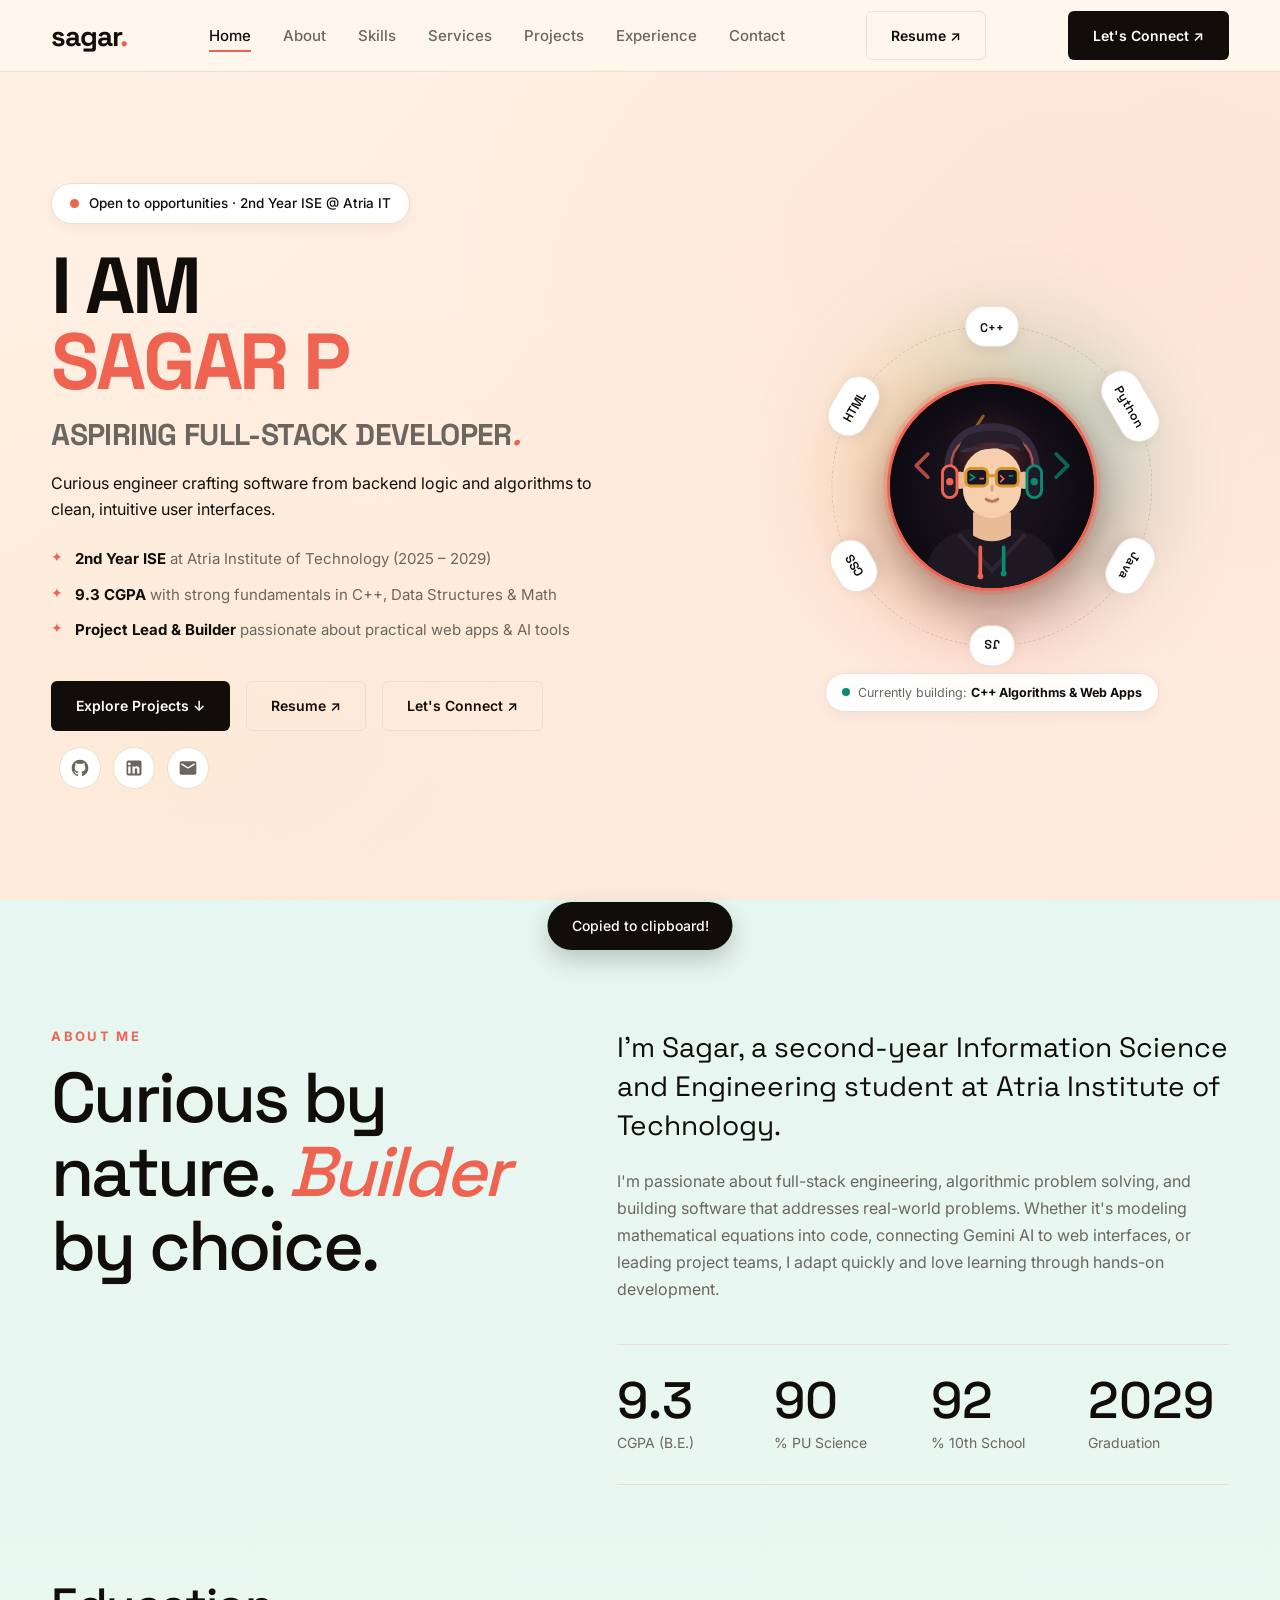
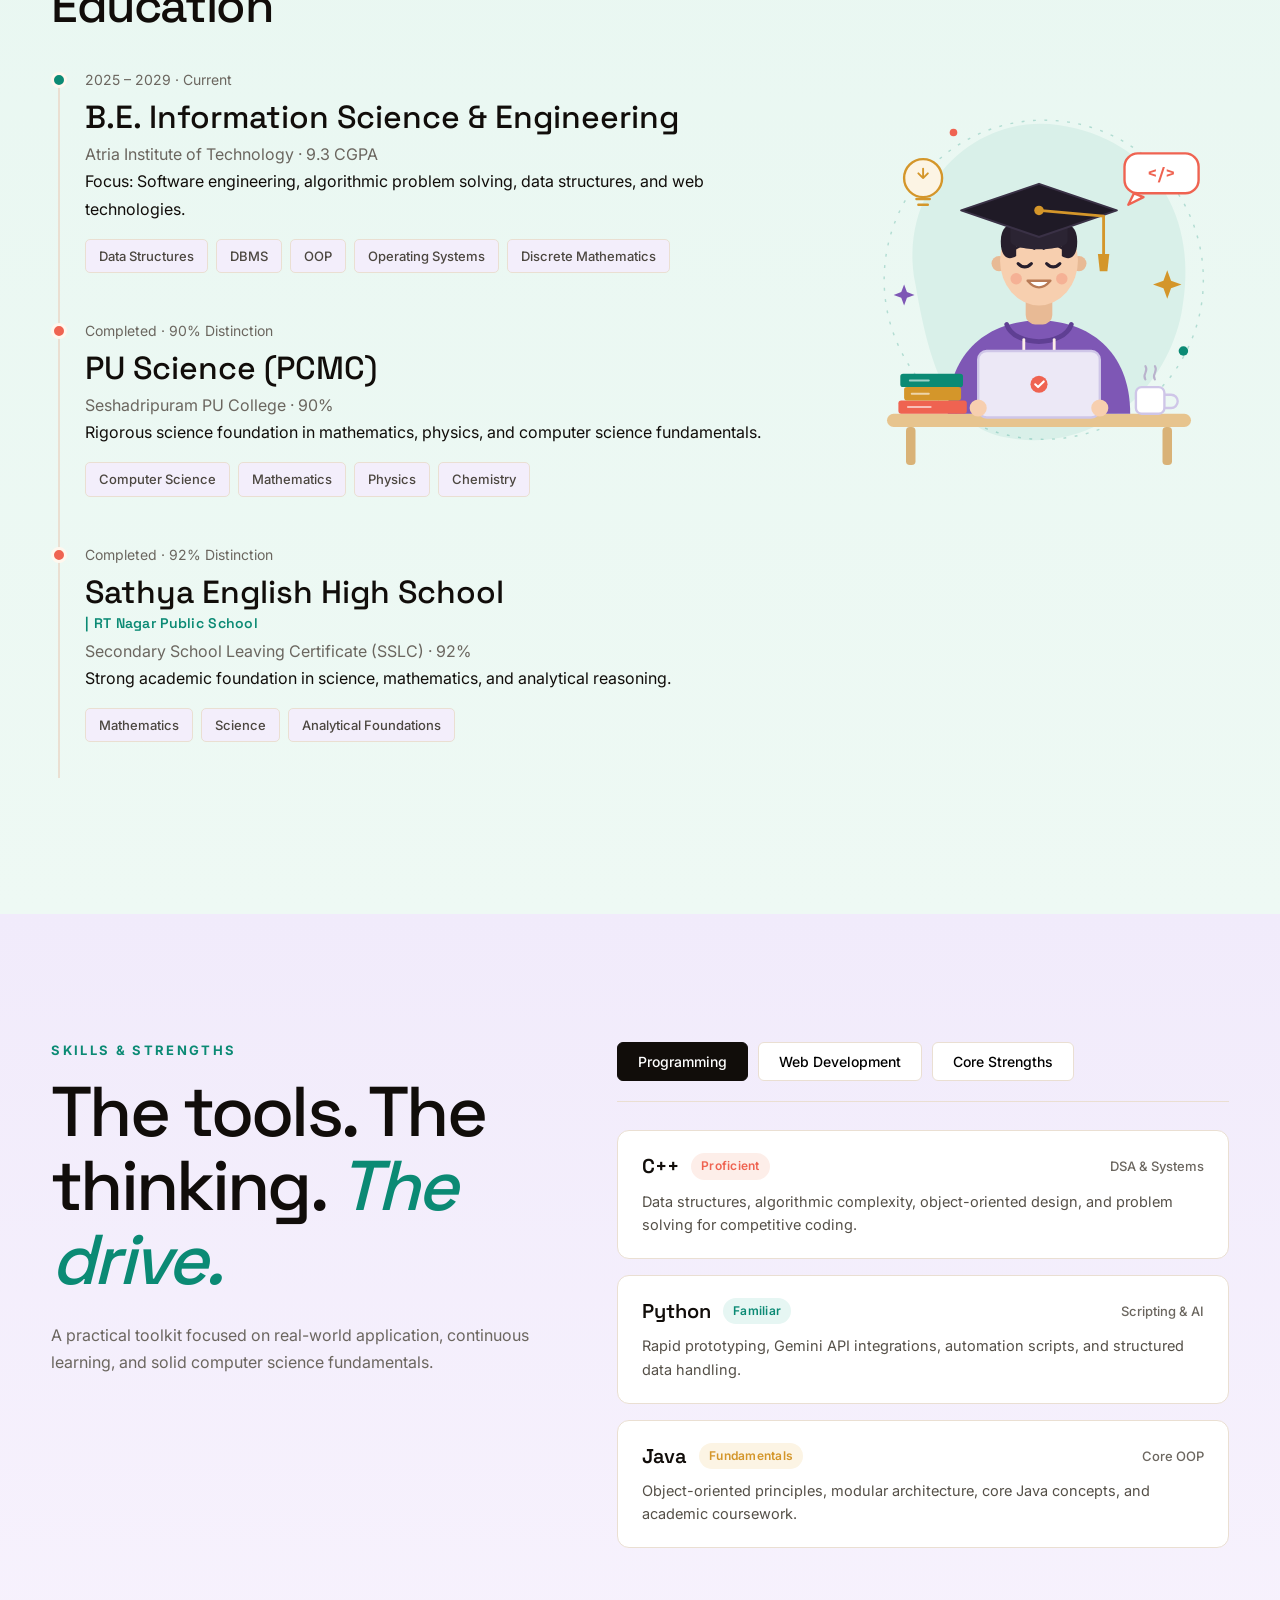
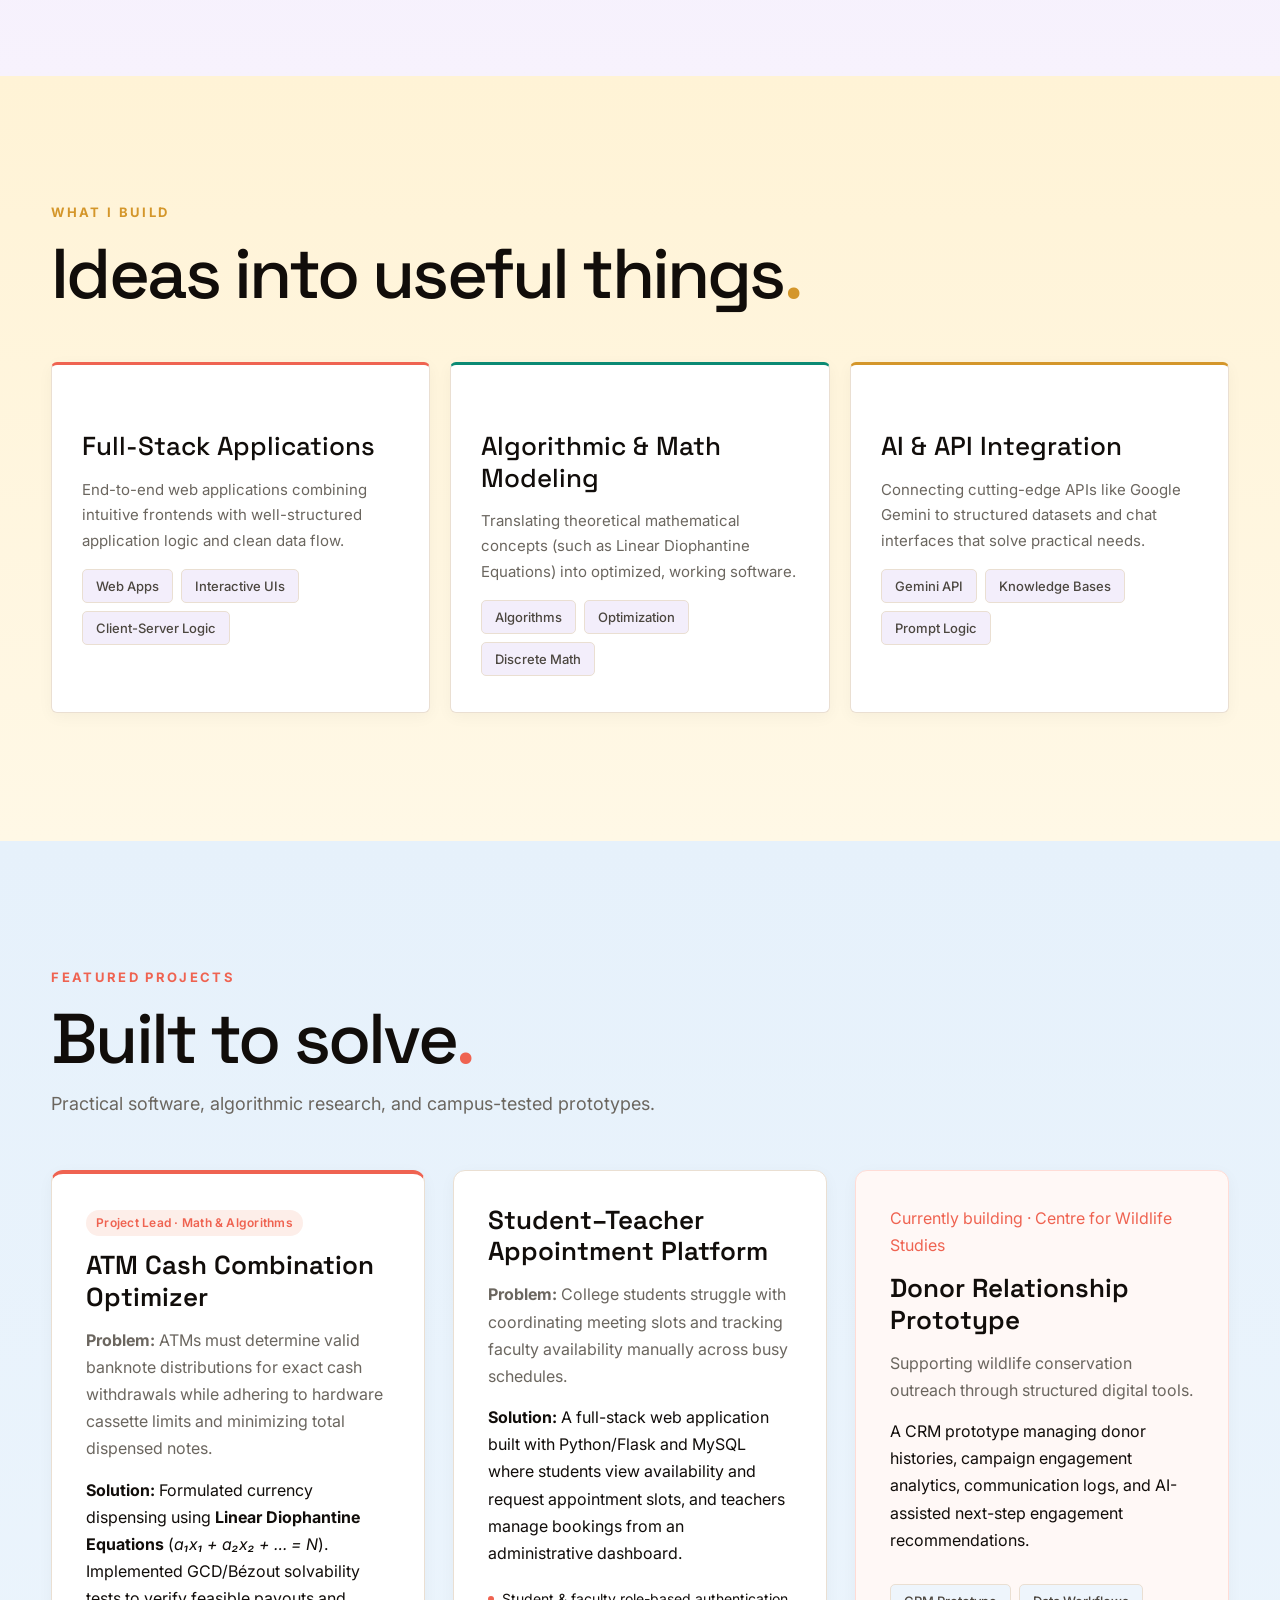
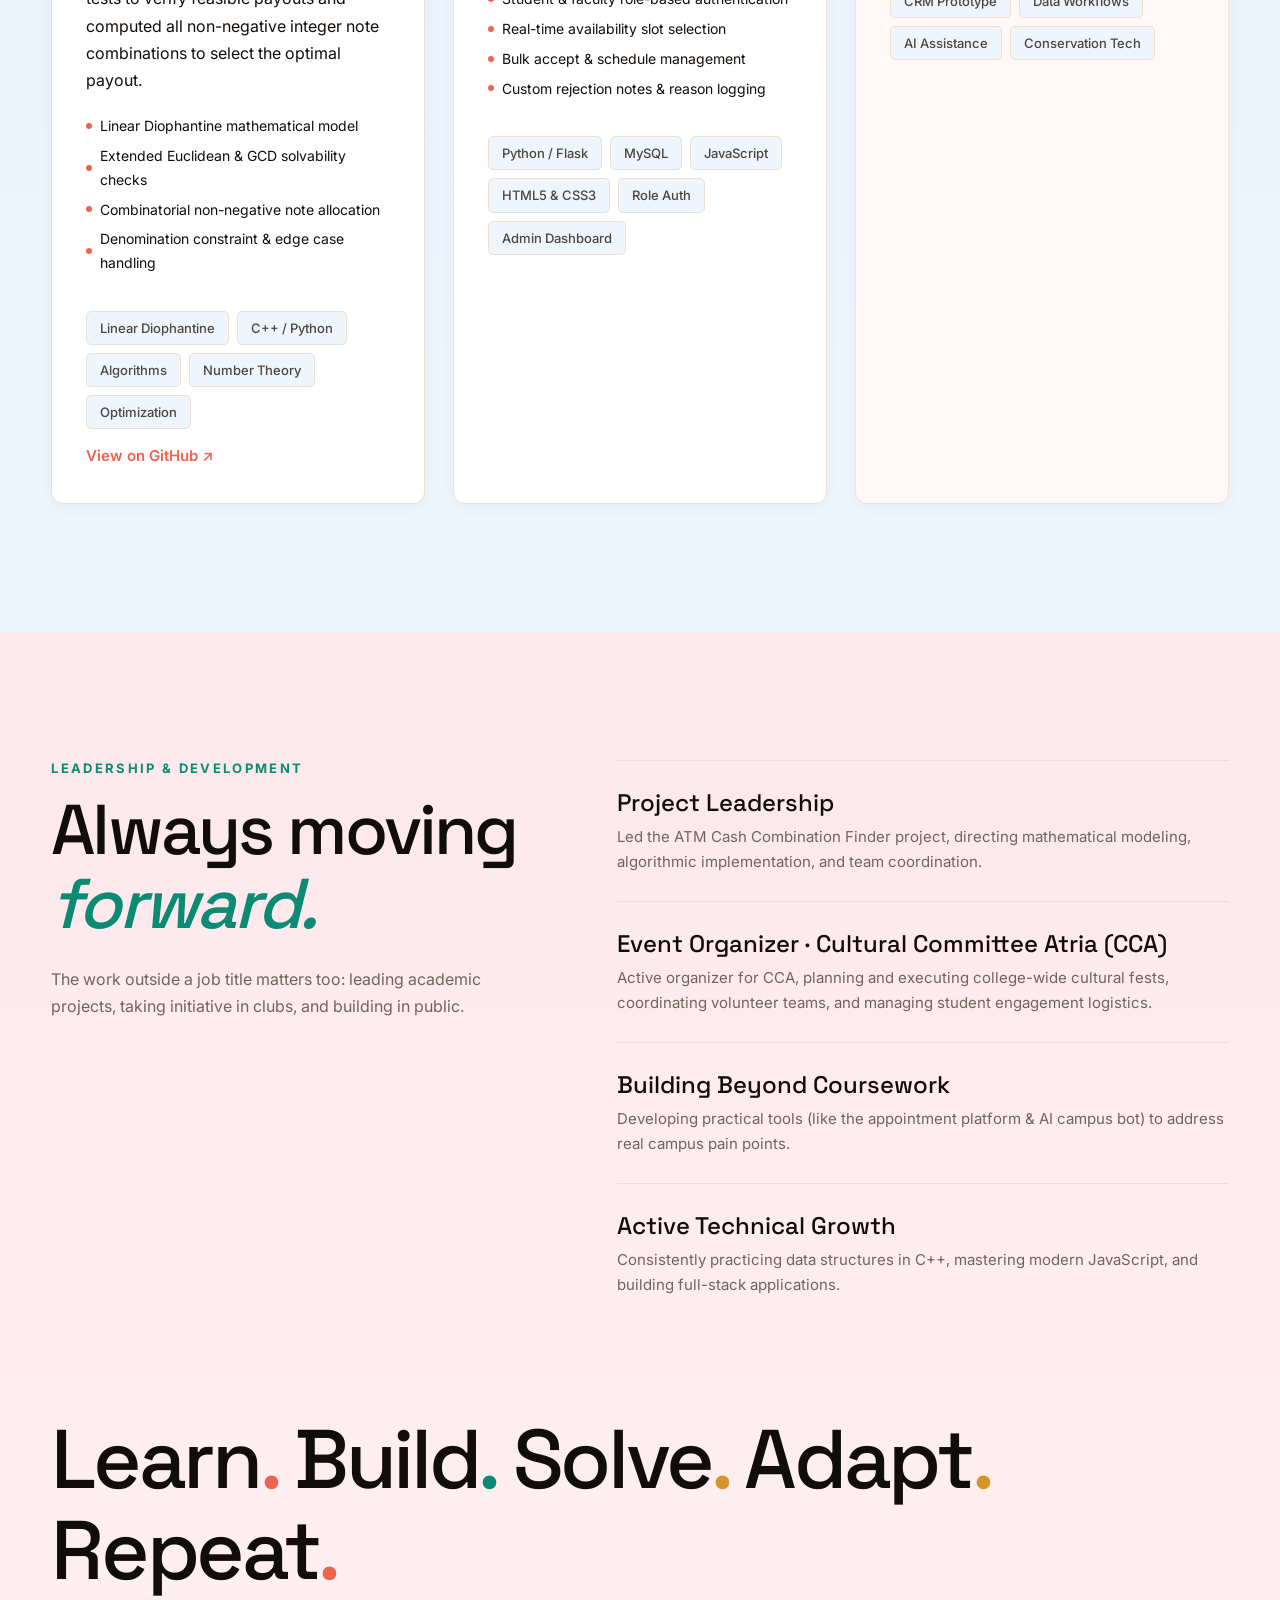
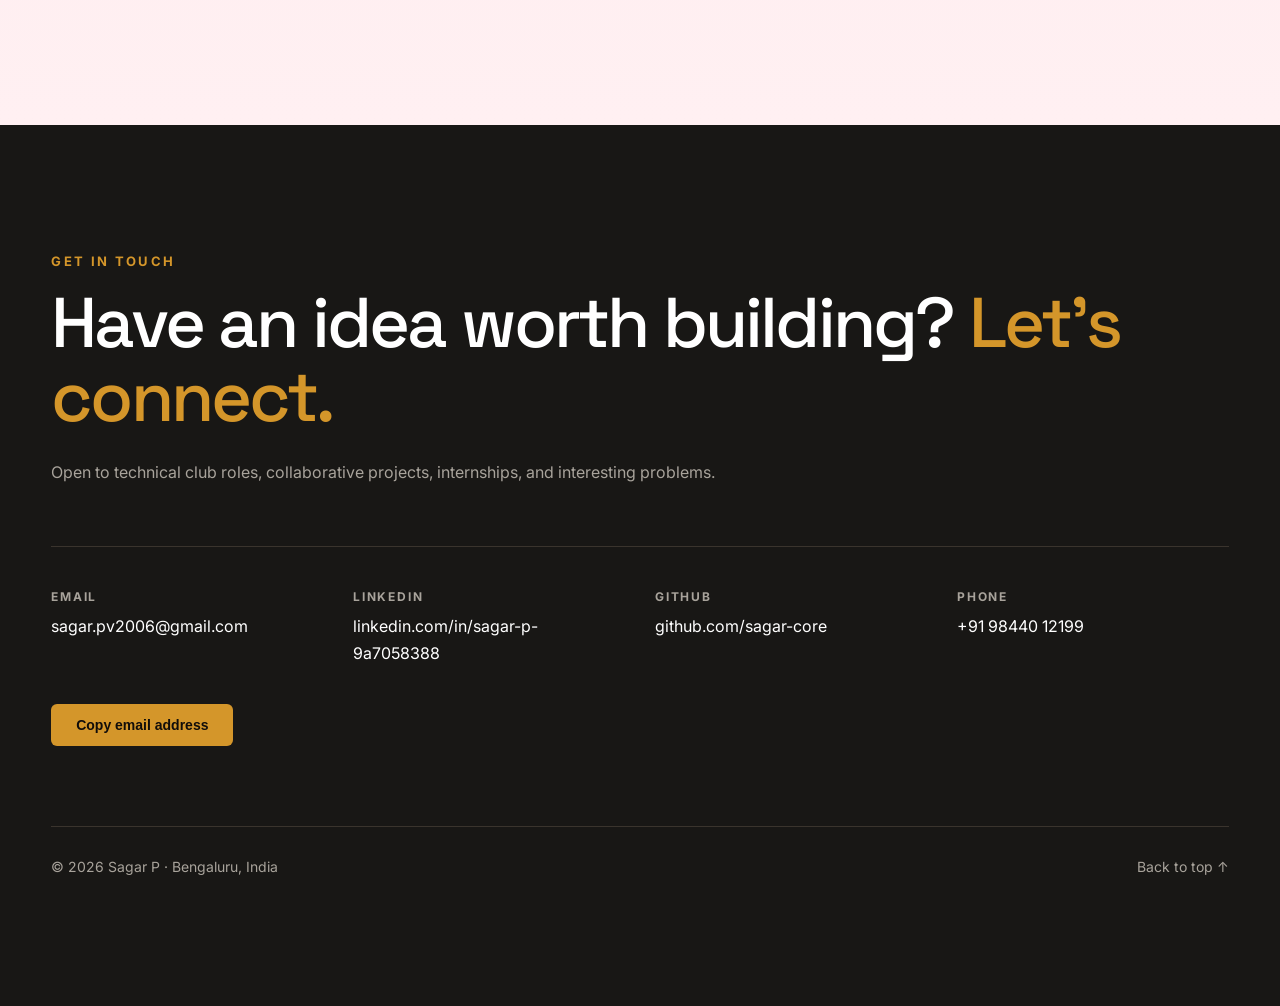
<file: index.html>
<!DOCTYPE html>
<html lang="en">
<head>
  <meta charset="UTF-8">
  <meta name="viewport" content="width=device-width, initial-scale=1">
  <title>Sagar P | Aspiring Full-Stack Developer</title>
  <meta name="description" content="Portfolio of Sagar P, 2nd-year Information Science & Engineering student at Atria Institute of Technology.">
  <link rel="preconnect" href="https://fonts.googleapis.com">
  <link rel="preconnect" href="https://fonts.gstatic.com" crossorigin>
  <link href="https://fonts.googleapis.com/css2?family=Space+Grotesk:wght@400;500;600;700&family=Inter:wght@400;500;600;700&display=swap" rel="stylesheet">
  <link rel="stylesheet" href="style.css">
</head>
<body>
  <div class="scroll-progress-bar" id="scrollProgress"></div>
  <!-- NAVIGATION -->
  <header class="nav">
    <a class="logo" href="#home">sagar<span>.</span></a>
    <nav id="menu">
      <a href="#home">Home</a>
      <a href="#about">About</a>
      <a href="#skills">Skills</a>
      <a href="#services">Services</a>
      <a href="#projects">Projects</a>
      <a href="#experience">Experience</a>
      <a href="#contact">Contact</a>
    </nav>
    <a class="btn btn-outline nav-btn" href="resume.pdf" target="_blank" rel="noopener">Resume ↗</a>
    <a class="btn nav-btn" href="#contact">Let's Connect ↗</a>
    <button class="burger" id="burger" aria-label="Toggle navigation menu" aria-expanded="false">☰</button>
  </header>

  <main>
    <!-- HERO SECTION -->
    <section class="hero" id="home">
      <div class="hero-container">
        <!-- Left Column: Identity & Highlights -->
        <div class="hero-content">
          <div class="pill status-pill">
            <i></i>
            <span>Open to opportunities · 2nd Year ISE @ Atria IT</span>
          </div>

          <h1 class="hero-name">
            I AM <br><span class="accent-text">SAGAR P</span>
          </h1>

          <h2 class="hero-role">
            ASPIRING FULL-STACK DEVELOPER<em>.</em>
          </h2>

          <p class="hero-intro">
            Curious engineer crafting software from backend logic and algorithms to clean, intuitive user interfaces.
          </p>

          <ul class="hero-bullets">
            <li>
              <span class="bullet-icon">✦</span>
              <span><strong>2nd Year ISE</strong> at Atria Institute of Technology (2025 – 2029)</span>
            </li>
            <li>
              <span class="bullet-icon">✦</span>
              <span><strong>9.3 CGPA</strong> with strong fundamentals in C++, Data Structures &amp; Math</span>
            </li>
            <li>
              <span class="bullet-icon">✦</span>
              <span><strong>Project Lead &amp; Builder</strong> passionate about practical web apps &amp; AI tools</span>
            </li>
          </ul>

          <div class="hero-actions">
            <a class="btn hero-cta" href="#projects">Explore Projects ↓</a>
            <a class="btn btn-outline" href="resume.pdf" target="_blank" rel="noopener">Resume ↗</a>
            <a class="btn btn-outline" href="#contact">Let's Connect ↗</a>
            <div class="social-quick">
              <a href="https://github.com/sagar-core" target="_blank" rel="noopener" aria-label="GitHub profile">
                <svg width="20" height="20" viewBox="0 0 24 24" fill="currentColor"><path d="M12 2A10 10 0 0 0 2 12c0 4.42 2.87 8.17 6.84 9.5.5.08.66-.23.66-.5v-1.69c-2.77.6-3.36-1.34-3.36-1.34-.46-1.16-1.11-1.47-1.11-1.47-.91-.62.07-.6.07-.6 1 .07 1.53 1.03 1.53 1.03.87 1.52 2.34 1.07 2.91.83.1-.65.35-1.09.63-1.34-2.22-.25-4.55-1.11-4.55-4.92 0-1.11.38-2 1.03-2.71-.1-.25-.45-1.29.1-2.64 0 0 .84-.27 2.75 1.02.79-.22 1.65-.33 2.5-.33.85 0 1.71.11 2.5.33 1.91-1.29 2.75-1.02 2.75-1.02.55 1.35.2 2.39.1 2.64.65.71 1.03 1.6 1.03 2.71 0 3.82-2.34 4.66-4.57 4.91.36.31.69.92.69 1.85V21c0 .27.16.59.67.5C19.14 20.16 22 16.42 22 12A10 10 0 0 0 12 2z"/></svg>
              </a>
              <a href="https://linkedin.com/in/sagar-p-9a7058388" target="_blank" rel="noopener" aria-label="LinkedIn profile">
                <svg width="20" height="20" viewBox="0 0 24 24" fill="currentColor"><path d="M19 3a2 2 0 0 1 2 2v14a2 2 0 0 1-2 2H5a2 2 0 0 1-2-2V5a2 2 0 0 1 2-2h14m-.5 15.5v-5.3a3.26 3.26 0 0 0-3.26-3.26c-.85 0-1.84.52-2.28 1.3v-1.11h-2.79v8.37h2.79v-4.93c0-.77.62-1.4 1.39-1.4a1.4 1.4 0 0 1 1.4 1.4v4.93h2.75M6.46 8.76a1.64 1.64 0 1 0 0-3.28 1.64 1.64 0 0 0 0 3.28m1.4 9.74v-8.37H5.06v8.37h2.8z"/></svg>
              </a>
              <a href="mailto:sagar.pv2006@gmail.com" aria-label="Send email">
                <svg width="20" height="20" viewBox="0 0 24 24" fill="currentColor"><path d="M20 4H4c-1.1 0-1.99.9-1.99 2L2 18c0 1.1.9 2 2 2h16c1.1 0 2-.9 2-2V6c0-1.1-.9-2-2-2zm0 4-8 5-8-5V6l8 5 8-5v2z"/></svg>
              </a>
            </div>
          </div>
        </div>

        <!-- Right Column: Interactive Centerpiece & Tech Badge Core -->
        <div class="hero-visual">
          <div class="stage" id="heroStage">
            <div class="ambient-glow"></div>
            <div class="center-core">
              <svg class="dev-avatar-svg" viewBox="0 0 140 140" fill="none" xmlns="http://www.w3.org/2000/svg">
                <!-- Background Gradient Circle -->
                <circle cx="70" cy="70" r="70" fill="url(#coreBg)"/>
                
                <!-- Ambient Code Glow Elements -->
                <circle cx="70" cy="50" r="42" fill="url(#faceGlow)" opacity="0.4"/>
                
                <!-- Floating Minimalist Code Brackets -->
                <path d="M26 48L18 56L26 64" stroke="#ef6351" stroke-width="2.5" stroke-linecap="round" stroke-linejoin="round" opacity="0.7"/>
                <path d="M114 48L122 56L114 64" stroke="#0b8a74" stroke-width="2.5" stroke-linecap="round" stroke-linejoin="round" opacity="0.7"/>
                <path d="M64 22L56 34" stroke="#d4962a" stroke-width="2" stroke-linecap="round" opacity="0.6"/>

                <!-- Dark Tech Hoodie / Shoulders -->
                <path d="M24 135C24 108 44 98 70 98C96 98 116 108 116 135V140H24V135Z" fill="#1e1822"/>
                <path d="M48 104L70 128L92 104" stroke="#2d2535" stroke-width="3" stroke-linecap="round"/>
                <!-- Coral & Teal Hoodie Drawstrings / Accents -->
                <path d="M62 112V130" stroke="#ef6351" stroke-width="2.5" stroke-linecap="round"/>
                <circle cx="62" cy="132" r="2" fill="#ef6351"/>
                <path d="M78 112V128" stroke="#0b8a74" stroke-width="2.5" stroke-linecap="round"/>
                <circle cx="78" cy="130" r="2" fill="#0b8a74"/>

                <!-- Neck -->
                <path d="M57 88H83V104C83 104 77 108 70 108C63 108 57 104 57 104V88Z" fill="#e8ba95"/>
                
                <!-- Face Base -->
                <rect x="50" y="44" width="40" height="48" rx="20" fill="#f7cfaf"/>
                
                <!-- Ears -->
                <circle cx="48" cy="66" r="6" fill="#e8ba95"/>
                <circle cx="92" cy="66" r="6" fill="#e8ba95"/>

                <!-- Studio Over-Ear Headphones -->
                <!-- Headband -->
                <path d="M40 60C40 40 52 30 70 30C88 30 100 40 100 60" stroke="#332c3d" stroke-width="6" stroke-linecap="round"/>
                <path d="M42 56C42 42 54 34 70 34C86 34 98 42 98 56" stroke="#ef6351" stroke-width="1.5" stroke-linecap="round" opacity="0.7"/>
                <!-- Ear Cups -->
                <rect x="36" y="56" width="10" height="22" rx="5" fill="#201a28" stroke="#ef6351" stroke-width="2"/>
                <rect x="94" y="56" width="10" height="22" rx="5" fill="#201a28" stroke="#0b8a74" stroke-width="2"/>
                <!-- Ear Cup Highlights -->
                <circle cx="41" cy="67" r="2.5" fill="#ef6351"/>
                <circle cx="99" cy="67" r="2.5" fill="#0b8a74"/>

                <!-- Modern Swept Hair -->
                <path d="M48 48C46 36 56 32 70 32C84 32 94 36 92 48C88 42 80 40 70 40C58 40 52 44 48 48Z" fill="#261e2c"/>
                <path d="M48 46C54 42 62 44 70 43C78 42 86 38 90 46C82 43 72 44 64 45C56 46 50 48 48 46Z" fill="#3a2f42"/>

                <!-- Coder Glasses with Tech Code Glow -->
                <rect x="52" y="58" width="15" height="12" rx="3.5" fill="#1b1722" stroke="#d4962a" stroke-width="2"/>
                <rect x="73" y="58" width="15" height="12" rx="3.5" fill="#1b1722" stroke="#d4962a" stroke-width="2"/>
                <path d="M67 63H73" stroke="#d4962a" stroke-width="2"/>
                <!-- Glowing Code Reflections on Lenses -->
                <path d="M55 62L58 64L55 66" stroke="#0b8a74" stroke-width="1.2" stroke-linecap="round"/>
                <path d="M62 65H64" stroke="#ef6351" stroke-width="1.2" stroke-linecap="round"/>
                <path d="M76 63L78 65L76 67" stroke="#ef6351" stroke-width="1.2" stroke-linecap="round"/>
                <path d="M82 63H84" stroke="#0b8a74" stroke-width="1.2" stroke-linecap="round"/>

                <!-- Nose & Friendly Smile -->
                <path d="M70 70V73" stroke="#d89f78" stroke-width="1.8" stroke-linecap="round"/>
                <path d="M66 79C68 81 72 81 74 79" stroke="#b87a55" stroke-width="2" stroke-linecap="round"/>

                <!-- Gradients -->
                <defs>
                  <radialGradient id="coreBg" cx="50%" cy="50%" r="50%">
                    <stop offset="0%" stop-color="#1e1824"/>
                    <stop offset="100%" stop-color="#0e0a12"/>
                  </radialGradient>
                  <radialGradient id="faceGlow" cx="50%" cy="50%" r="50%">
                    <stop offset="0%" stop-color="#ef6351"/>
                    <stop offset="100%" stop-color="transparent"/>
                  </radialGradient>
                </defs>
              </svg>
            </div>

            <!-- Slow Orbiting Tech Badges -->
            <div class="tech-ring">
              <div class="badge-item" style="--angle: 0deg" title="C++">
                <span class="badge-pill pill-cpp"><b>C++</b></span>
              </div>
              <div class="badge-item" style="--angle: 60deg" title="Python">
                <span class="badge-pill pill-py"><b>Python</b></span>
              </div>
              <div class="badge-item" style="--angle: 120deg" title="Java">
                <span class="badge-pill pill-java"><b>Java</b></span>
              </div>
              <div class="badge-item" style="--angle: 180deg" title="JavaScript">
                <span class="badge-pill pill-js"><b>JS</b></span>
              </div>
              <div class="badge-item" style="--angle: 240deg" title="CSS3">
                <span class="badge-pill pill-css"><b>CSS</b></span>
              </div>
              <div class="badge-item" style="--angle: 300deg" title="HTML5">
                <span class="badge-pill pill-html"><b>HTML</b></span>
              </div>
            </div>

            <div class="status-card">
              <span class="status-dot"></span>
              <span>Currently building: <strong>C++ Algorithms &amp; Web Apps</strong></span>
            </div>
          </div>
        </div>
      </div>
    </section>

    <!-- ABOUT SECTION -->
    <section class="sec" id="about">
      <div class="split">
        <div class="reveal">
          <p class="eyebrow coral">About me</p>
          <h2 class="big">Curious by nature. <em class="coral">Builder</em> by choice.</h2>
        </div>
        <div class="reveal">
          <p class="lead">I'm Sagar, a second-year Information Science and Engineering student at Atria Institute of Technology.</p>
          <p class="muted">
            I'm passionate about full-stack engineering, algorithmic problem solving, and building software that addresses real-world problems. Whether it's modeling mathematical equations into code, connecting Gemini AI to web interfaces, or leading project teams, I adapt quickly and love learning through hands-on development.
          </p>
          <div class="stats stats-4">
            <div><b data-count="9.3" data-dec="1">9.3</b><small>CGPA (B.E.)</small></div>
            <div><b data-count="90">90</b><small>% PU Science</small></div>
            <div><b data-count="92">92</b><small>% 10th School</small></div>
            <div><b data-count="2029">2029</b><small>Graduation</small></div>
          </div>
        </div>
      </div>

      <h3 class="sub reveal">Education</h3>
      <div class="edu-wrap">
        <ol class="timeline">
        <li class="reveal">
          <span class="dot teal"></span>
          <small>2025 – 2029 · Current</small>
          <h4>B.E. Information Science &amp; Engineering</h4>
          <p class="muted">Atria Institute of Technology · 9.3 CGPA</p>
          <p>Focus: Software engineering, algorithmic problem solving, data structures, and web technologies.</p>
          <div class="chips">
            <span>Data Structures</span>
            <span>DBMS</span>
            <span>OOP</span>
            <span>Operating Systems</span>
            <span>Discrete Mathematics</span>
          </div>
        </li>
        <li class="reveal">
          <span class="dot coral"></span>
          <small>Completed · 90% Distinction</small>
          <h4>PU Science (PCMC)</h4>
          <p class="muted">Seshadripuram PU College · 90%</p>
          <p>Rigorous science foundation in mathematics, physics, and computer science fundamentals.</p>
          <div class="chips">
            <span>Computer Science</span>
            <span>Mathematics</span>
            <span>Physics</span>
            <span>Chemistry</span>
          </div>
        </li>
        <li class="reveal">
          <span class="dot coral"></span>
          <small>Completed · 92% Distinction</small>
          <h4>Sathya English High School</h4>
          <p class="branch-tag">| RT Nagar Public School</p>
          <p class="muted">Secondary School Leaving Certificate (SSLC) · 92%</p>
          <p>Strong academic foundation in science, mathematics, and analytical reasoning.</p>
          <div class="chips">
            <span>Mathematics</span>
            <span>Science</span>
            <span>Analytical Foundations</span>
          </div>
        </li>
      </ol>
        <aside class="edu-art reveal" aria-hidden="true">
          <svg viewBox="0 0 400 440" fill="none" xmlns="http://www.w3.org/2000/svg">
            <!-- soft background blob + dashed ring -->
            <path d="M70 230C50 130 130 50 220 62C320 76 370 160 350 260C332 350 250 410 160 390C100 376 82 300 70 230Z" fill="#d9f0e9"/>
            <circle cx="205" cy="225" r="168" stroke="#0b8a74" stroke-opacity=".25" stroke-width="1.5" stroke-dasharray="3 9"/>

            <!-- floating: lightbulb -->
            <g class="float f1">
              <circle cx="78" cy="118" r="20" fill="#fcf4e4" stroke="#d4962a" stroke-width="2.5"/>
              <path d="M71 140h14M73 146h10" stroke="#d4962a" stroke-width="2.5" stroke-linecap="round"/>
              <path d="M78 108v10M73 113l5 5 5-5" stroke="#d4962a" stroke-width="2" stroke-linecap="round" stroke-linejoin="round"/>
            </g>
            <!-- floating: code bubble -->
            <g class="float f2">
              <rect x="290" y="92" width="78" height="42" rx="14" fill="#fff" stroke="#ef6351" stroke-width="2.5"/>
              <path d="M300 134l-6 12 16-8z" fill="#fff" stroke="#ef6351" stroke-width="2.5" stroke-linejoin="round"/>
              <text x="329" y="119" text-anchor="middle" font-family="Space Grotesk, monospace" font-weight="700" font-size="18" fill="#ef6351">&lt;/&gt;</text>
            </g>
            <!-- floating: sparkles -->
            <g class="float f3">
              <path d="M335 215l4 11 11 4-11 4-4 11-4-11-11-4 11-4z" fill="#d4962a"/>
              <path d="M58 230l3 8 8 3-8 3-3 8-3-8-8-3 8-3z" fill="#7e57b5"/>
              <circle cx="110" cy="70" r="4" fill="#ef6351"/>
              <circle cx="352" cy="300" r="5" fill="#0b8a74"/>
            </g>

            <!-- desk -->
            <rect x="40" y="366" width="320" height="14" rx="7" fill="#e7c48e"/>
            <rect x="60" y="380" width="10" height="40" rx="4" fill="#d9b277"/>
            <rect x="330" y="380" width="10" height="40" rx="4" fill="#d9b277"/>

            <!-- body: hoodie -->
            <path d="M104 366C104 300 148 268 200 268C252 268 296 300 296 366Z" fill="#7e57b5"/>
            <path d="M166 272C174 296 226 296 234 272" stroke="#5f3f93" stroke-width="5" stroke-linecap="round"/>
            <path d="M184 288v30" stroke="#fdeee9" stroke-width="3" stroke-linecap="round"/>
            <path d="M216 288v26" stroke="#fdeee9" stroke-width="3" stroke-linecap="round"/>
            <!-- neck -->
            <rect x="186" y="236" width="28" height="36" rx="10" fill="#e8ba95"/>
            <!-- ears + head -->
            <circle cx="158" cy="208" r="8" fill="#e8ba95"/>
            <circle cx="242" cy="208" r="8" fill="#e8ba95"/>
            <ellipse cx="200" cy="205" rx="41" ry="47" fill="#f7cfaf"/>
            <!-- hair sides -->
            <path d="M160 190C158 170 168 164 176 168L176 200C170 204 162 204 160 190Z" fill="#261e2c"/>
            <path d="M240 190C242 170 232 164 224 168L224 200C230 204 238 204 240 190Z" fill="#261e2c"/>
            <!-- face -->
            <path d="M175 192q10-7 20 0M205 192q10-7 20 0" stroke="#261e2c" stroke-width="3" stroke-linecap="round"/>
            <path d="M178 208q7 7 14 0M208 208q7 7 14 0" stroke="#261e2c" stroke-width="3.2" stroke-linecap="round"/>
            <circle cx="176" cy="224" r="6" fill="#ef6351" opacity=".28"/>
            <circle cx="224" cy="224" r="6" fill="#ef6351" opacity=".28"/>
            <path d="M188 226q12 14 24 0z" fill="#fff" stroke="#b87a55" stroke-width="2.5" stroke-linejoin="round"/>
            <!-- graduation cap -->
            <path d="M170 164v20c0 12 60 12 60 0v-20z" fill="#2b2433"/>
            <path d="M200 124L282 152L200 180L118 152Z" fill="#1f1a26"/>
            <path d="M200 124L282 152L200 180L118 152Z" stroke="#3a3146" stroke-width="2" stroke-linejoin="round"/>
            <circle cx="200" cy="152" r="5" fill="#d4962a"/>
            <path d="M200 152L268 158V198" stroke="#d4962a" stroke-width="3" stroke-linecap="round" stroke-linejoin="round"/>
            <path d="M262 198h12l-2 18h-8z" fill="#d4962a"/>

            <!-- laptop (back of lid facing us) -->
            <rect x="136" y="300" width="128" height="70" rx="9" fill="#ece8f6" stroke="#cfc6e8" stroke-width="2.5"/>
            <circle cx="200" cy="335" r="9" fill="#ef6351"/>
            <path d="M196 335l3 3 6-6" stroke="#fff" stroke-width="2.2" stroke-linecap="round" stroke-linejoin="round"/>
            <!-- hands -->
            <circle cx="136" cy="360" r="9" fill="#f7cfaf"/>
            <circle cx="264" cy="360" r="9" fill="#f7cfaf"/>

            <!-- books -->
            <rect x="52" y="352" width="72" height="14" rx="3" fill="#ef6351"/>
            <rect x="58" y="338" width="60" height="14" rx="3" fill="#d4962a"/>
            <rect x="54" y="324" width="66" height="14" rx="3" fill="#0b8a74"/>
            <path d="M64 331h20M66 345h18M62 359h24" stroke="#fff" stroke-opacity=".6" stroke-width="2" stroke-linecap="round"/>
            <!-- mug + steam -->
            <rect x="302" y="338" width="30" height="28" rx="6" fill="#fff" stroke="#cfc6e8" stroke-width="2.5"/>
            <path d="M332 346h7a6 6 0 010 14h-7" stroke="#cfc6e8" stroke-width="2.5"/>
            <path class="steam" d="M312 330c-4-6 4-8 0-14M322 330c-4-6 4-8 0-14" stroke="#b9b2cc" stroke-width="2.2" stroke-linecap="round"/>
          </svg>
        </aside>
      </div>
    </section>

    <!-- SKILLS SECTION (Bento Competency Cards - No Arbitrary Progress Bars) -->
    <section class="sec alt" id="skills">
      <div class="split">
        <div class="reveal">
          <p class="eyebrow teal">Skills &amp; strengths</p>
          <h2 class="big">The tools. The thinking. <em class="teal">The drive.</em></h2>
          <p class="muted">
            A practical toolkit focused on real-world application, continuous learning, and solid computer science fundamentals.
          </p>
        </div>
        <div class="reveal">
          <div class="tabs" role="tablist" aria-label="Skills Categories">
            <button class="on" data-tab="p">Programming</button>
            <button data-tab="w">Web Development</button>
            <button data-tab="c">Core Strengths</button>
          </div>

          <!-- Tab 1: Programming -->
          <div class="panel on" id="p">
            <div class="bento-grid">
              <div class="skill-card">
                <div class="skill-head">
                  <div class="skill-title-grp">
                    <span class="skill-name">C++</span>
                    <span class="tag tag-coral">Proficient</span>
                  </div>
                  <span class="skill-category">DSA &amp; Systems</span>
                </div>
                <p class="skill-desc">
                  Data structures, algorithmic complexity, object-oriented design, and problem solving for competitive coding.
                </p>
              </div>

              <div class="skill-card">
                <div class="skill-head">
                  <div class="skill-title-grp">
                    <span class="skill-name">Python</span>
                    <span class="tag tag-teal">Familiar</span>
                  </div>
                  <span class="skill-category">Scripting &amp; AI</span>
                </div>
                <p class="skill-desc">
                  Rapid prototyping, Gemini API integrations, automation scripts, and structured data handling.
                </p>
              </div>

              <div class="skill-card">
                <div class="skill-head">
                  <div class="skill-title-grp">
                    <span class="skill-name">Java</span>
                    <span class="tag tag-gold">Fundamentals</span>
                  </div>
                  <span class="skill-category">Core OOP</span>
                </div>
                <p class="skill-desc">
                  Object-oriented principles, modular architecture, core Java concepts, and academic coursework.
                </p>
              </div>
            </div>
          </div>

          <!-- Tab 2: Web Development -->
          <div class="panel" id="w">
            <div class="bento-grid">
              <div class="skill-card">
                <div class="skill-head">
                  <div class="skill-title-grp">
                    <span class="skill-name">HTML5 &amp; CSS3</span>
                    <span class="tag tag-teal">Comfortable</span>
                  </div>
                  <span class="skill-category">Modern Frontend</span>
                </div>
                <p class="skill-desc">
                  Semantic document structures, modern responsive layouts with Flexbox/Grid, CSS custom properties, and smooth animations.
                </p>
              </div>

              <div class="skill-card">
                <div class="skill-head">
                  <div class="skill-title-grp">
                    <span class="skill-name">JavaScript (ES6+)</span>
                    <span class="tag tag-coral">Learning Fast</span>
                  </div>
                  <span class="skill-category">Client &amp; Async</span>
                </div>
                <p class="skill-desc">
                  DOM manipulation, Fetch API, asynchronous programming, modern ES6+ syntax, and building interactive user flows.
                </p>
              </div>

              <div class="skill-card">
                <div class="skill-head">
                  <div class="skill-title-grp">
                    <span class="skill-name">Git &amp; GitHub</span>
                    <span class="tag tag-teal">Daily Workflow</span>
                  </div>
                  <span class="skill-category">Version Control</span>
                </div>
                <p class="skill-desc">
                  Branch management, version tracking, open-source exploration, and collaborative project workflows.
                </p>
              </div>
            </div>
          </div>

          <!-- Tab 3: Core Strengths -->
          <div class="panel" id="c">
            <div class="chips big-chips">
              <span>Problem Solving</span>
              <span>Project Leadership</span>
              <span>Mathematical Modeling</span>
              <span>Event Management</span>
              <span>Team Collaboration</span>
              <span>Fast Learner</span>
              <span>Initiative &amp; Ownership</span>
            </div>
            <p class="muted mt-20">
              Passionate about contributing to campus technical communities, mentoring peers, and taking proactive ownership in hackathons and club activities.
            </p>
          </div>
        </div>
      </div>
    </section>

    <!-- SERVICES -->
    <section class="sec" id="services">
      <p class="eyebrow gold">What I build</p>
      <h2 class="big reveal">Ideas into useful things<span class="gold">.</span></h2>
      <div class="cards">
        <article class="card c1 reveal">
          <h4>Full-Stack Applications</h4>
          <p>End-to-end web applications combining intuitive frontends with well-structured application logic and clean data flow.</p>
          <div class="chips"><span>Web Apps</span><span>Interactive UIs</span><span>Client-Server Logic</span></div>
        </article>
        <article class="card c2 reveal">
          <h4>Algorithmic &amp; Math Modeling</h4>
          <p>Translating theoretical mathematical concepts (such as Linear Diophantine Equations) into optimized, working software.</p>
          <div class="chips"><span>Algorithms</span><span>Optimization</span><span>Discrete Math</span></div>
        </article>
        <article class="card c3 reveal">
          <h4>AI &amp; API Integration</h4>
          <p>Connecting cutting-edge APIs like Google Gemini to structured datasets and chat interfaces that solve practical needs.</p>
          <div class="chips"><span>Gemini API</span><span>Knowledge Bases</span><span>Prompt Logic</span></div>
        </article>
      </div>
    </section>

    <!-- PROJECTS -->
    <section class="sec" id="projects">
      <div class="reveal">
        <p class="eyebrow coral">Featured Projects</p>
        <h2 class="big">Built to solve<span class="coral">.</span></h2>
        <p class="muted section-sub">Practical software, algorithmic research, and campus-tested prototypes.</p>
      </div>

      <div class="projects">
        <!-- Project 1: ATM Cash Combination Optimizer (Math & Algo Lead) -->
        <article class="proj reveal highlight-proj">
          <div class="proj-badge">
            <span class="tag tag-coral">Project Lead · Math &amp; Algorithms</span>
          </div>
          <h4>ATM Cash Combination Optimizer</h4>
          <p class="muted">
            <strong>Problem:</strong> ATMs must determine valid banknote distributions for exact cash withdrawals while adhering to hardware cassette limits and minimizing total dispensed notes.
          </p>
          <p>
            <strong>Solution:</strong> Formulated currency dispensing using <strong>Linear Diophantine Equations</strong> (<em>a₁x₁ + a₂x₂ + … = N</em>). Implemented GCD/Bézout solvability tests to verify feasible payouts and computed all non-negative integer note combinations to select the optimal payout.
          </p>
          <ul class="feature-list">
            <li>Linear Diophantine mathematical model</li>
            <li>Extended Euclidean &amp; GCD solvability checks</li>
            <li>Combinatorial non-negative note allocation</li>
            <li>Denomination constraint &amp; edge case handling</li>
          </ul>
          <div class="chips">
            <span>Linear Diophantine</span>
            <span>C++ / Python</span>
            <span>Algorithms</span>
            <span>Number Theory</span>
            <span>Optimization</span>
          </div>
          <a class="link" href="https://github.com/sagar-core/ATM-Cash-Finder" target="_blank" rel="noopener">View on GitHub ↗</a>
        </article>

        <!-- Project 2: Student–Teacher Appointment Platform (No link as requested) -->
        <article class="proj reveal">
          <h4>Student–Teacher Appointment Platform</h4>
          <p class="muted">
            <strong>Problem:</strong> College students struggle with coordinating meeting slots and tracking faculty availability manually across busy schedules.
          </p>
          <p>
            <strong>Solution:</strong> A full-stack web application built with Python/Flask and MySQL where students view availability and request appointment slots, and teachers manage bookings from an administrative dashboard.
          </p>
          <ul class="feature-list">
            <li>Student &amp; faculty role-based authentication</li>
            <li>Real-time availability slot selection</li>
            <li>Bulk accept &amp; schedule management</li>
            <li>Custom rejection notes &amp; reason logging</li>
          </ul>
          <div class="chips">
            <span>Python / Flask</span>
            <span>MySQL</span>
            <span>JavaScript</span>
            <span>HTML5 &amp; CSS3</span>
            <span>Role Auth</span>
            <span>Admin Dashboard</span>
          </div>
        </article>

        <!-- Project 3: Donor Relationship Prototype (Currently Building) -->
        <article class="proj now reveal">
          <span class="pill"><i></i>Currently building · Centre for Wildlife Studies</span>
          <h4>Donor Relationship Prototype</h4>
          <p class="muted">Supporting wildlife conservation outreach through structured digital tools.</p>
          <p>
            A CRM prototype managing donor histories, campaign engagement analytics, communication logs, and AI-assisted next-step engagement recommendations.
          </p>
          <div class="chips">
            <span>CRM Prototype</span>
            <span>Data Workflows</span>
            <span>AI Assistance</span>
            <span>Conservation Tech</span>
          </div>
        </article>
      </div>
    </section>

    <!-- EXPERIENCE / LEADERSHIP -->
    <section class="sec alt" id="experience">
      <div class="split">
        <div class="reveal">
          <p class="eyebrow teal">Leadership &amp; development</p>
          <h2 class="big">Always moving <em class="teal">forward.</em></h2>
          <p class="muted">
            The work outside a job title matters too: leading academic projects, taking initiative in clubs, and building in public.
          </p>
        </div>
        <ul class="list reveal">
          <li>
            <h4>Project Leadership</h4>
            <p>Led the ATM Cash Combination Finder project, directing mathematical modeling, algorithmic implementation, and team coordination.</p>
          </li>
          <li>
            <h4>Event Organizer · Cultural Committee Atria (CCA)</h4>
            <p>Active organizer for CCA, planning and executing college-wide cultural fests, coordinating volunteer teams, and managing student engagement logistics.</p>
          </li>
          <li>
            <h4>Building Beyond Coursework</h4>
            <p>Developing practical tools (like the appointment platform &amp; AI campus bot) to address real campus pain points.</p>
          </li>
          <li>
            <h4>Active Technical Growth</h4>
            <p>Consistently practicing data structures in C++, mastering modern JavaScript, and building full-stack applications.</p>
          </li>
        </ul>
      </div>
      <p class="mantra reveal">Learn<i class="coral">.</i> Build<i class="teal">.</i> Solve<i class="gold">.</i> Adapt<i class="gold">.</i> Repeat<i class="coral">.</i></p>
    </section>

    <!-- CONTACT -->
    <section class="sec dark" id="contact">
      <p class="eyebrow gold">Get in touch</p>
      <h2 class="big reveal">Have an idea worth building? <span class="gold">Let's connect.</span></h2>
      <p class="muted">Open to technical club roles, collaborative projects, internships, and interesting problems.</p>
      
      <div class="contacts">
        <a href="mailto:sagar.pv2006@gmail.com"><small>Email</small>sagar.pv2006@gmail.com</a>
        <a href="https://linkedin.com/in/sagar-p-9a7058388" target="_blank" rel="noopener"><small>LinkedIn</small>linkedin.com/in/sagar-p-9a7058388</a>
        <a href="https://github.com/sagar-core" target="_blank" rel="noopener"><small>GitHub</small>github.com/sagar-core</a>
        <a href="tel:+919844012199"><small>Phone</small>+91 98440 12199</a>
      </div>

      <button class="btn light copy-btn" id="copyEmailBtn" data-copy="sagar.pv2006@gmail.com">
        <span class="btn-text">Copy email address</span>
      </button>

      <footer>
        <span>© <span id="yr">2026</span> Sagar P · Bengaluru, India</span>
        <a href="#home">Back to top ↑</a>
      </footer>
    </section>
  </main>

  <div class="toast" id="toast">Copied to clipboard!</div>
  <script src="script.js"></script>
</body>
</html>
</file>
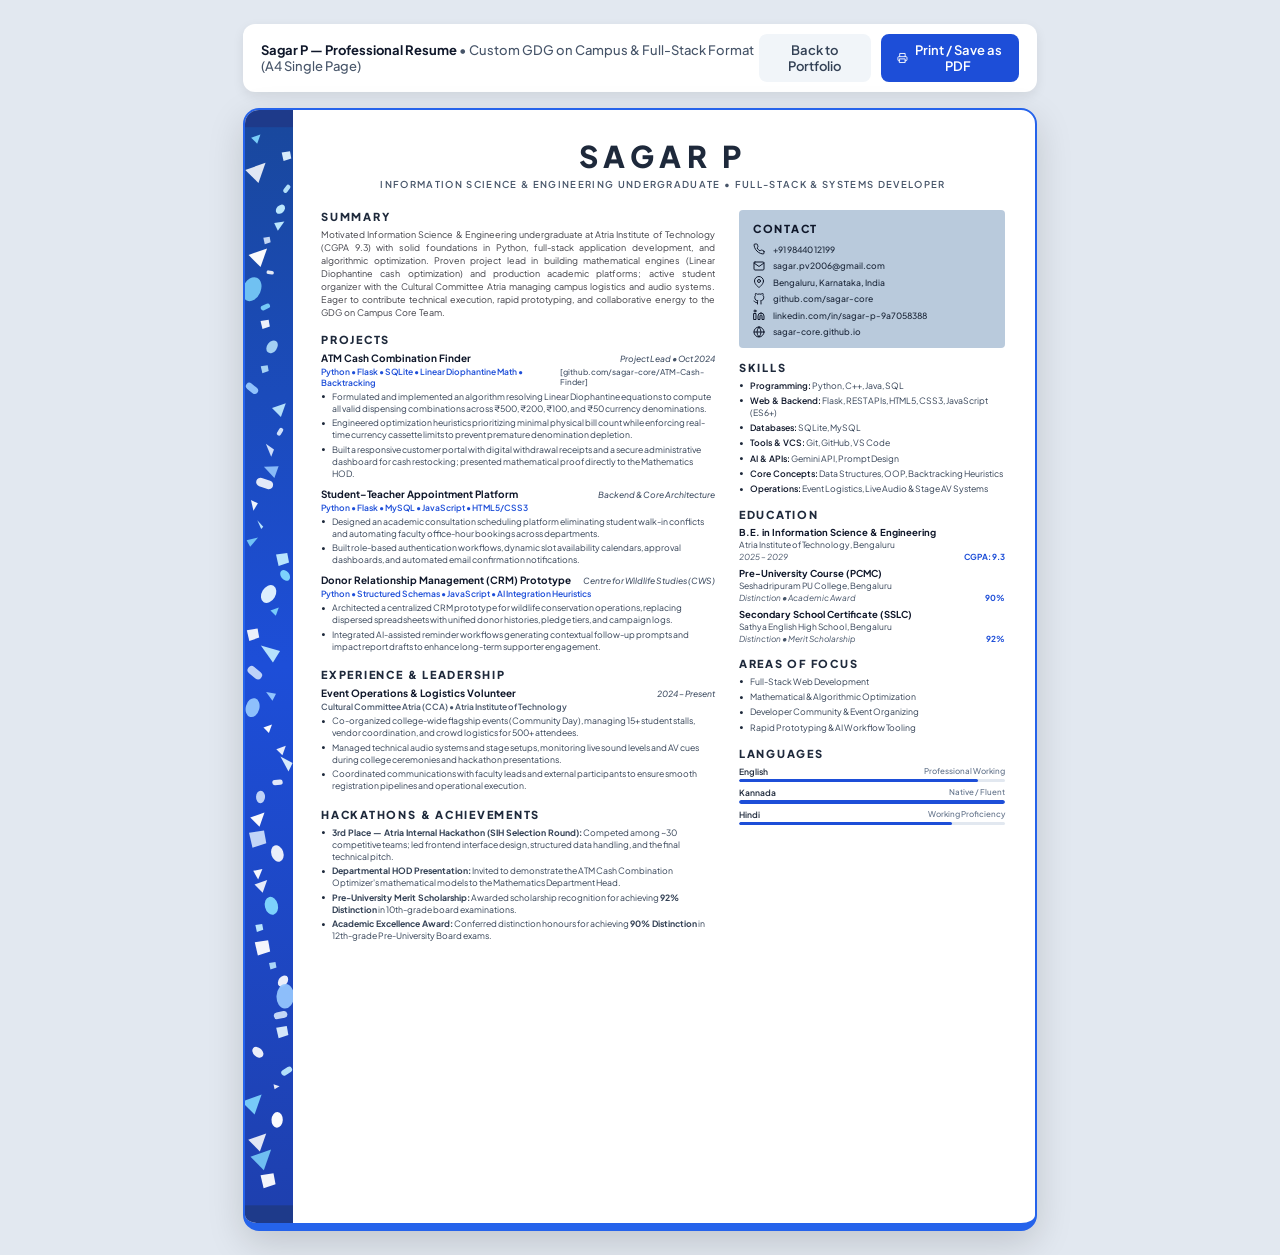
<file: resume.html>
<!DOCTYPE html>
<html lang="en">
<head>
  <meta charset="UTF-8">
  <meta name="viewport" content="width=device-width, initial-scale=1.0">
  <title>Sagar P - Resume</title>
  <link rel="preconnect" href="https://fonts.googleapis.com">
  <link rel="preconnect" href="https://fonts.gstatic.com" crossorigin>
  <link href="https://fonts.googleapis.com/css2?family=Plus+Jakarta+Sans:ital,wght@0,300;0,400;0,500;0,600;0,700;0,800;1,400;1,500;1,600&display=swap" rel="stylesheet">
  <style>
    /* Reset & Base Variables */
    *, *::before, *::after {
      box-sizing: border-box;
      margin: 0;
      padding: 0;
    }

    :root {
      --primary-blue: #1d4ed8;
      --navy-dark: #1e3a8a;
      --card-bg: #b9cadc;
      --card-text: #1e293b;
      --text-main: #27272a;
      --text-muted: #52525b;
      --text-heading: #18181b;
      --border-blue: #2563eb;
    }

    body {
      font-family: 'Plus Jakarta Sans', -apple-system, BlinkMacSystemFont, "Segoe UI", Roboto, Helvetica, Arial, sans-serif;
      background-color: #e2e8f0;
      color: var(--text-main);
      display: flex;
      flex-direction: column;
      align-items: center;
      padding: 24px 0;
      -webkit-font-smoothing: antialiased;
      -moz-osx-font-smoothing: grayscale;
    }

    /* Action bar for easy printing & download (hidden during print) */
    .action-bar {
      width: 210mm;
      display: flex;
      justify-content: space-between;
      align-items: center;
      margin-bottom: 16px;
      padding: 10px 18px;
      background: #ffffff;
      border-radius: 12px;
      box-shadow: 0 4px 12px rgba(0, 0, 0, 0.08);
    }

    .action-bar .info {
      font-size: 13px;
      color: #475569;
      font-weight: 500;
    }

    .action-bar .info strong {
      color: #0f172a;
    }

    .action-buttons {
      display: flex;
      gap: 10px;
    }

    .btn {
      appearance: none;
      border: none;
      padding: 8px 16px;
      font-size: 13px;
      font-weight: 600;
      border-radius: 8px;
      cursor: pointer;
      display: inline-flex;
      align-items: center;
      gap: 6px;
      text-decoration: none;
      transition: all 0.2s ease;
      font-family: inherit;
    }

    .btn-primary {
      background: #1d4ed8;
      color: #ffffff;
    }

    .btn-primary:hover {
      background: #1e40af;
      box-shadow: 0 2px 8px rgba(29, 78, 216, 0.35);
    }

    .btn-outline {
      background: #f1f5f9;
      color: #334155;
    }

    .btn-outline:hover {
      background: #e2e8f0;
      color: #0f172a;
    }

    /* A4 Resume Container strictly matching 210mm x 297mm */
    .resume-wrapper {
      width: 210mm;
      height: 297mm;
      background: #ffffff;
      border-radius: 16px;
      box-shadow: 0 12px 36px rgba(0, 0, 0, 0.15);
      border: 2px solid var(--border-blue);
      border-bottom: 8px solid var(--border-blue);
      display: flex;
      overflow: hidden;
      position: relative;
    }

    /* Left Decorative Terrazzo Bar */
    .left-accent-bar {
      width: 48px;
      min-width: 48px;
      max-width: 48px;
      height: 100%;
      background: var(--navy-dark);
      overflow: hidden;
      flex-shrink: 0;
    }

    /* Main Resume Content Area */
    .resume-main {
      flex: 1;
      height: 100%;
      padding: 26px 30px 22px 28px;
      display: flex;
      flex-direction: column;
      overflow: hidden;
    }

    /* Header with Candidate Name & Tagline */
    .resume-header {
      text-align: center;
      margin-bottom: 20px;
      padding-top: 4px;
    }

    .candidate-name {
      font-size: 30px;
      font-weight: 800;
      letter-spacing: 0.18em;
      text-transform: uppercase;
      color: #1e293b;
      line-height: 1.1;
      margin-bottom: 5px;
    }

    .candidate-subtitle {
      font-size: 9.5px;
      font-weight: 600;
      letter-spacing: 0.14em;
      text-transform: uppercase;
      color: #475569;
    }

    /* Two-Column Layout */
    .columns-container {
      display: grid;
      grid-template-columns: 1.48fr 1fr;
      column-gap: 24px;
      flex: 1;
      align-items: start;
    }

    .left-col {
      display: flex;
      flex-direction: column;
      gap: 13px;
    }

    .right-col {
      display: flex;
      flex-direction: column;
      gap: 13px;
    }

    /* Section Headers */
    .section-title {
      font-size: 11px;
      font-weight: 800;
      letter-spacing: 0.16em;
      text-transform: uppercase;
      color: #1e293b;
      margin-bottom: 6px;
      display: flex;
      align-items: center;
    }

    /* Section content styling */
    .summary-text {
      font-size: 9px;
      line-height: 1.44;
      color: #3f3f46;
      text-align: justify;
    }

    /* Projects / Items */
    .project-entry {
      margin-bottom: 8px;
    }

    .project-entry:last-child {
      margin-bottom: 0;
    }

    .entry-header {
      display: flex;
      justify-content: space-between;
      align-items: baseline;
      margin-bottom: 2px;
    }

    .entry-title {
      font-size: 10px;
      font-weight: 700;
      color: #0f172a;
    }

    .entry-role {
      font-size: 8.5px;
      font-style: italic;
      color: #475569;
      font-weight: 500;
    }

    .entry-tech {
      font-size: 8.5px;
      color: #1d4ed8;
      font-weight: 600;
      margin-bottom: 3px;
      display: flex;
      align-items: center;
      gap: 6px;
    }

    .entry-link {
      font-size: 8px;
      color: #475569;
      text-decoration: none;
      font-weight: 500;
    }

    .entry-link:hover {
      color: #1d4ed8;
      text-decoration: underline;
    }

    .bullets-list {
      list-style-type: none;
      padding-left: 0;
    }

    .bullets-list li {
      font-size: 8.7px;
      line-height: 1.38;
      color: #334155;
      position: relative;
      padding-left: 11px;
      margin-bottom: 2.5px;
      text-align: left;
    }

    .bullets-list li::before {
      content: "•";
      position: absolute;
      left: 0;
      top: -0.5px;
      color: #1e293b;
      font-size: 9px;
    }

    /* Right Column: Contact Card */
    .contact-card {
      background-color: var(--card-bg);
      border-radius: 4px;
      padding: 12px 14px 10px 14px;
      color: var(--card-text);
    }

    .contact-card .section-title {
      margin-bottom: 8px;
      color: #0f172a;
    }

    .contact-list {
      display: flex;
      flex-direction: column;
      gap: 4.5px;
    }

    .contact-item {
      display: flex;
      align-items: center;
      gap: 8px;
      font-size: 8.6px;
      font-weight: 500;
      color: #1e293b;
      text-decoration: none;
    }

    .contact-item svg {
      width: 12px;
      height: 12px;
      color: #0f172a;
      flex-shrink: 0;
    }

    .contact-item span {
      word-break: break-all;
    }

    .contact-item:hover span {
      color: #000;
    }

    /* Skills List */
    .skills-group {
      display: flex;
      flex-direction: column;
      gap: 3.5px;
    }

    .skill-row {
      font-size: 8.7px;
      line-height: 1.36;
      color: #334155;
      padding-left: 11px;
      position: relative;
    }

    .skill-row::before {
      content: "•";
      position: absolute;
      left: 0;
      top: -0.5px;
      color: #1e293b;
      font-size: 9px;
    }

    .skill-row strong {
      color: #0f172a;
      font-weight: 600;
    }

    /* Education Items */
    .edu-entry {
      margin-bottom: 6px;
    }

    .edu-entry:last-child {
      margin-bottom: 0;
    }

    .edu-degree {
      font-size: 9.5px;
      font-weight: 700;
      color: #0f172a;
      line-height: 1.25;
    }

    .edu-school {
      font-size: 8.5px;
      color: #334155;
      margin-bottom: 1px;
    }

    .edu-details {
      font-size: 8.3px;
      font-style: italic;
      color: #475569;
      display: flex;
      justify-content: space-between;
      align-items: center;
    }

    .edu-badge {
      font-weight: 700;
      color: #1d4ed8;
      font-style: normal;
    }

    /* Languages Bar */
    .lang-item {
      margin-bottom: 5px;
    }

    .lang-header {
      display: flex;
      justify-content: space-between;
      font-size: 8.5px;
      font-weight: 600;
      color: #1e293b;
      margin-bottom: 2px;
    }

    .lang-level {
      font-size: 8px;
      color: #64748b;
      font-weight: 500;
    }

    .lang-bar {
      height: 3.5px;
      background: #e2e8f0;
      border-radius: 2px;
      overflow: hidden;
    }

    .lang-progress {
      height: 100%;
      background: #1d4ed8;
      border-radius: 2px;
    }

    /* Hackathons & Achievements section in left column */
    .achievement-entry {
      margin-bottom: 4px;
    }

    .achievement-entry:last-child {
      margin-bottom: 0;
    }

    /* Print Styles: Exact 1 Page Guarantee */
    @page {
      size: A4 portrait;
      margin: 0;
    }

    @media print {
      html, body {
        width: 210mm;
        height: 297mm;
        margin: 0 !important;
        padding: 0 !important;
        background: #ffffff !important;
        -webkit-print-color-adjust: exact !important;
        print-color-adjust: exact !important;
      }

      .action-bar {
        display: none !important;
      }

      .resume-wrapper {
        width: 210mm !important;
        height: 297mm !important;
        max-height: 297mm !important;
        border-radius: 0 !important;
        box-shadow: none !important;
        border: 2px solid var(--border-blue) !important;
        border-bottom: 8px solid var(--border-blue) !important;
        page-break-after: avoid !important;
        page-break-inside: avoid !important;
      }
    }
  </style>
</head>
<body>

  <!-- Web View Action Bar -->
  <div class="action-bar">
    <div class="info">
      <strong>Sagar P — Professional Resume</strong> &bull; Custom GDG on Campus & Full-Stack Format (A4 Single Page)
    </div>
    <div class="action-buttons">
      <button class="btn btn-outline" onclick="window.history.back()">Back to Portfolio</button>
      <button class="btn btn-primary" onclick="window.print()">
        <svg width="14" height="14" viewBox="0 0 24 24" fill="none" stroke="currentColor" stroke-width="2" stroke-linecap="round" stroke-linejoin="round">
          <polyline points="6 9 6 2 18 2 18 9"></polyline>
          <path d="M6 18H4a2 2 0 0 1-2-2v-5a2 2 0 0 1 2-2h16a2 2 0 0 1 2 2v5a2 2 0 0 1-2 2h-2"></path>
          <rect x="6" y="14" width="12" height="8"></rect>
        </svg>
        Print / Save as PDF
      </button>
    </div>
  </div>

  <!-- A4 Single-Page Resume Container -->
  <div class="resume-wrapper">

    <!-- Left Terrazzo Art Bar -->
    <div class="left-accent-bar">
      <svg xmlns="http://www.w3.org/2000/svg" width="50" height="1123" viewBox="0 0 50 1123" style="display:block; width:100%; height:100%;">
  <defs>
    <linearGradient id="stripBg" x1="0" y1="0" x2="0" y2="1">
      <stop offset="0%" stop-color="#19489e" />
      <stop offset="50%" stop-color="#1d4ed8" />
      <stop offset="100%" stop-color="#1e40af" />
    </linearGradient>
  </defs>
  <rect width="50" height="1123" fill="url(#stripBg)" />
  <polygon points="6.4,10.9 16.1,7.5 12.7,17.1" fill="#7dd3fc" opacity="0.96" /><polygon points="38.2,26.4 46.9,25.1 48.2,32.5 40.2,35.2" fill="#e0f2fe" opacity="0.96" /><polygon points="0.3,44.5 21.4,37.0 14.0,58.1" fill="#ffffff" opacity="0.87" /><rect x="38.9" y="61.8" width="9.4" height="4.7" rx="2.3" transform="rotate(-53.4 43.6 64.2)" fill="#bae6fd" opacity="0.95" /><ellipse cx="36.9" cy="85.4" rx="4.0" ry="5.5" transform="rotate(44.3 36.9 85.4)" fill="#bae6fd" opacity="1.00" /><polygon points="30.4,99.9 41.0,98.1 34.2,107.9" fill="#bae6fd" opacity="1.00" /><polygon points="19.1,115.2 25.7,114.2 26.7,119.8 20.6,121.8" fill="#dbeafe" opacity="0.88" /><polygon points="3.7,133.1 23.0,126.3 16.2,145.6" fill="#ffffff" opacity="0.98" /><rect x="22.4" y="149.4" width="7.7" height="3.8" rx="1.9" transform="rotate(8.0 26.2 151.3)" fill="#ffffff" opacity="0.88" /><ellipse cx="7.2" cy="168.7" rx="9.3" ry="13.0" transform="rotate(23.9 7.2 168.7)" fill="#7dd3fc" opacity="0.87" /><rect x="16.2" y="184.7" width="10.1" height="5.0" rx="2.5" transform="rotate(-24.9 21.3 187.2)" fill="#7dd3fc" opacity="0.92" /><polygon points="16.2,201.8 24.6,200.5 25.9,207.6 18.2,210.2" fill="#ffffff" opacity="0.93" /><ellipse cx="28.2" cy="228.8" rx="5.2" ry="7.2" transform="rotate(37.2 28.2 228.8)" fill="#bae6fd" opacity="0.86" /><polygon points="16.4,249.0 23.6,247.9 24.7,254.0 18.1,256.2" fill="#bae6fd" opacity="0.87" /><rect x="0.1" y="268.5" width="14.3" height="7.1" rx="3.6" transform="rotate(38.5 7.3 272.1)" fill="#93c5fd" opacity="0.98" /><polygon points="28.1,292.6 42.5,287.6 37.4,301.9" fill="#bae6fd" opacity="0.95" /><rect x="32.1" y="315.0" width="8.8" height="4.4" rx="2.2" transform="rotate(-57.5 36.5 317.2)" fill="#dbeafe" opacity="0.94" /><polygon points="21.7,329.7 30.2,335.8 27.3,343.3" fill="#dbeafe" opacity="0.93" /><polygon points="19.7,353.8 35.0,353.1 30.6,365.4" fill="#93c5fd" opacity="0.91" /><rect x="11.4" y="366.6" width="18.1" height="9.0" rx="4.5" transform="rotate(17.9 20.5 371.1)" fill="#ffffff" opacity="0.88" /><polygon points="6.2,388.4 13.4,391.8 8.8,399.4" fill="#ffffff" opacity="0.94" /><polygon points="12.8,409.3 19.0,416.3 16.9,418.5" fill="#bae6fd" opacity="1.00" /><polygon points="1.7,430.2 13.6,427.4 5.4,437.1" fill="#7dd3fc" opacity="0.87" /><polygon points="32.3,445.2 44.0,443.4 45.9,453.4 35.0,457.0" fill="#bae6fd" opacity="0.99" /><ellipse cx="41.8" cy="466.9" rx="4.4" ry="6.2" transform="rotate(-37.9 41.8 466.9)" fill="#7dd3fc" opacity="0.99" /><ellipse cx="24.6" cy="486.2" rx="7.2" ry="10.0" transform="rotate(30.9 24.6 486.2)" fill="#e0f2fe" opacity="0.98" /><polygon points="26.5,503.3 35.2,500.3 32.1,509.0" fill="#7dd3fc" opacity="0.94" /><polygon points="1.9,523.9 13.1,522.2 14.8,531.6 4.5,535.1" fill="#ffffff" opacity="0.91" /><polygon points="16.5,539.9 36.5,545.6 29.1,557.7" fill="#bae6fd" opacity="0.97" /><rect x="1.7" y="563.9" width="17.0" height="8.5" rx="4.2" transform="rotate(39.6 10.2 568.2)" fill="#dbeafe" opacity="0.85" /><polygon points="22.0,588.4 32.3,590.1 28.6,597.5" fill="#93c5fd" opacity="0.99" /><ellipse cx="7.9" cy="604.6" rx="7.1" ry="10.0" transform="rotate(14.8 7.9 604.6)" fill="#93c5fd" opacity="0.96" /><polygon points="19.2,625.3 28.1,622.1 24.9,631.0" fill="#ffffff" opacity="0.99" /><polygon points="32.6,647.9 42.5,644.4 39.0,654.3" fill="#ffffff" opacity="0.90" /><polygon points="36.9,655.4 49.6,662.2 45.3,671.1" fill="#e0f2fe" opacity="0.95" /><rect x="28.4" y="679.7" width="10.9" height="5.5" rx="2.7" transform="rotate(-4.6 33.8 682.4)" fill="#ffffff" opacity="0.87" /><ellipse cx="16.2" cy="697.6" rx="4.7" ry="6.5" transform="rotate(2.4 16.2 697.6)" fill="#dbeafe" opacity="0.86" /><polygon points="5.5,719.1 20.3,713.9 15.1,728.7" fill="#ffffff" opacity="0.98" /><polygon points="4.2,735.0 19.8,732.6 22.2,745.8 7.8,750.6" fill="#dbeafe" opacity="0.87" /><ellipse cx="33.7" cy="756.6" rx="6.3" ry="8.8" transform="rotate(-18.6 33.7 756.6)" fill="#ffffff" opacity="0.91" /><polygon points="8.6,774.6 18.1,772.6 13.7,783.6" fill="#ffffff" opacity="0.96" /><polygon points="9.9,788.9 23.1,784.2 18.4,797.4" fill="#ffffff" opacity="0.89" /><ellipse cx="27.5" cy="811.0" rx="6.8" ry="9.5" transform="rotate(-13.4 27.5 811.0)" fill="#7dd3fc" opacity="0.99" /><polygon points="10.8,831.0 17.9,829.9 19.0,836.0 12.4,838.2" fill="#bae6fd" opacity="0.99" /><polygon points="10.2,848.9 24.1,846.8 26.2,858.5 13.4,862.8" fill="#ffffff" opacity="0.95" /><polygon points="25.0,870.6 31.7,869.5 32.8,875.3 26.5,877.3" fill="#bae6fd" opacity="0.90" /><ellipse cx="39.6" cy="889.4" rx="4.6" ry="6.5" transform="rotate(37.4 39.6 889.4)" fill="#ffffff" opacity="0.91" /><ellipse cx="41.9" cy="905.3" rx="9.1" ry="12.7" transform="rotate(2.4 41.9 905.3)" fill="#93c5fd" opacity="0.95" /><rect x="30.0" y="921.3" width="14.2" height="7.1" rx="3.5" transform="rotate(-11.6 37.1 924.9)" fill="#dbeafe" opacity="0.88" /><polygon points="32.5,938.0 43.5,936.3 45.2,945.6 35.0,949.0" fill="#e0f2fe" opacity="0.94" /><ellipse cx="13.4" cy="963.6" rx="4.7" ry="6.6" transform="rotate(-46.8 13.4 963.6)" fill="#ffffff" opacity="0.91" /><rect x="37.3" y="980.2" width="12.2" height="6.1" rx="3.0" transform="rotate(-32.4 43.4 983.2)" fill="#bae6fd" opacity="0.96" /><polygon points="29.7,996.8 36.0,999.1 30.8,1002.1" fill="#ffffff" opacity="0.89" /><polygon points="-3.5,1015.0 17.3,1007.7 10.0,1028.4" fill="#7dd3fc" opacity="0.94" /><ellipse cx="33.5" cy="1034.0" rx="5.9" ry="8.2" transform="rotate(2.4 33.5 1034.0)" fill="#ffffff" opacity="0.98" /><polygon points="3.4,1054.8 22.1,1048.2 15.5,1066.9" fill="#ffffff" opacity="0.87" /><polygon points="5.7,1072.5 27.2,1064.9 19.6,1086.4" fill="#7dd3fc" opacity="0.86" /><polygon points="16.2,1091.8 29.7,1089.7 31.8,1101.2 19.4,1105.3" fill="#ffffff" opacity="0.95" />
</svg>
    </div>

    <!-- Main Content -->
    <div class="resume-main">

      <!-- Header -->
      <header class="resume-header">
        <h1 class="candidate-name">SAGAR P</h1>
        <p class="candidate-subtitle">Information Science & Engineering Undergraduate &bull; Full-Stack & Systems Developer</p>
      </header>

      <!-- Two Columns -->
      <div class="columns-container">

        <!-- Left Column -->
        <div class="left-col">

          <!-- Summary -->
          <section>
            <h2 class="section-title">SUMMARY</h2>
            <p class="summary-text">
              Motivated Information Science & Engineering undergraduate at Atria Institute of Technology (CGPA 9.3) with solid foundations in Python, full-stack application development, and algorithmic optimization. Proven project lead in building mathematical engines (Linear Diophantine cash optimization) and production academic platforms; active student organizer with the Cultural Committee Atria managing campus logistics and audio systems. Eager to contribute technical execution, rapid prototyping, and collaborative energy to the GDG on Campus Core Team.
            </p>
          </section>

          <!-- Projects -->
          <section>
            <h2 class="section-title">PROJECTS</h2>

            <!-- Project 1: ATM Cash Combination Finder -->
            <div class="project-entry">
              <div class="entry-header">
                <span class="entry-title">ATM Cash Combination Finder</span>
                <span class="entry-role">Project Lead &bull; Oct 2024</span>
              </div>
              <div class="entry-tech">
                <span>Python &bull; Flask &bull; SQLite &bull; Linear Diophantine Math &bull; Backtracking</span>
                <a href="https://github.com/sagar-core/ATM-Cash-Finder" target="_blank" class="entry-link">[github.com/sagar-core/ATM-Cash-Finder]</a>
              </div>
              <ul class="bullets-list">
                <li>Formulated and implemented an algorithm resolving Linear Diophantine equations to compute all valid dispensing combinations across ₹500, ₹200, ₹100, and ₹50 currency denominations.</li>
                <li>Engineered optimization heuristics prioritizing minimal physical bill count while enforcing real-time currency cassette limits to prevent premature denomination depletion.</li>
                <li>Built a responsive customer portal with digital withdrawal receipts and a secure administrative dashboard for cash restocking; presented mathematical proof directly to the Mathematics HOD.</li>
              </ul>
            </div>

            <!-- Project 2: Student-Teacher Appointment Platform -->
            <div class="project-entry">
              <div class="entry-header">
                <span class="entry-title">Student–Teacher Appointment Platform</span>
                <span class="entry-role">Backend & Core Architecture</span>
              </div>
              <div class="entry-tech">
                <span>Python &bull; Flask &bull; MySQL &bull; JavaScript &bull; HTML5/CSS3</span>
              </div>
              <ul class="bullets-list">
                <li>Designed an academic consultation scheduling platform eliminating student walk-in conflicts and automating faculty office-hour bookings across departments.</li>
                <li>Built role-based authentication workflows, dynamic slot availability calendars, approval dashboards, and automated email confirmation notifications.</li>
              </ul>
            </div>

            <!-- Project 3: Donor Relationship Management Prototype -->
            <div class="project-entry">
              <div class="entry-header">
                <span class="entry-title">Donor Relationship Management (CRM) Prototype</span>
                <span class="entry-role">Centre for Wildlife Studies (CWS)</span>
              </div>
              <div class="entry-tech">
                <span>Python &bull; Structured Schemas &bull; JavaScript &bull; AI Integration Heuristics</span>
              </div>
              <ul class="bullets-list">
                <li>Architected a centralized CRM prototype for wildlife conservation operations, replacing dispersed spreadsheets with unified donor histories, pledge tiers, and campaign logs.</li>
                <li>Integrated AI-assisted reminder workflows generating contextual follow-up prompts and impact report drafts to enhance long-term supporter engagement.</li>
              </ul>
            </div>

          </section>

          <!-- Experience -->
          <section>
            <h2 class="section-title">EXPERIENCE & LEADERSHIP</h2>
            <div class="project-entry">
              <div class="entry-header">
                <span class="entry-title">Event Operations & Logistics Volunteer</span>
                <span class="entry-role">2024 – Present</span>
              </div>
              <div class="entry-tech" style="color: #475569;">
                Cultural Committee Atria (CCA) &bull; Atria Institute of Technology
              </div>
              <ul class="bullets-list">
                <li>Co-organized college-wide flagship events (Community Day), managing 15+ student stalls, vendor coordination, and crowd logistics for 500+ attendees.</li>
                <li>Managed technical audio systems and stage setups, monitoring live sound levels and AV cues during college ceremonies and hackathon presentations.</li>
                <li>Coordinated communications with faculty leads and external participants to ensure smooth registration pipelines and operational execution.</li>
              </ul>
            </div>
          </section>

          <!-- Hackathons & Achievements -->
          <section>
            <h2 class="section-title">HACKATHONS & ACHIEVEMENTS</h2>
            <ul class="bullets-list">
              <li><strong>3rd Place — Atria Internal Hackathon (SIH Selection Round):</strong> Competed among ~30 competitive teams; led frontend interface design, structured data handling, and the final technical pitch.</li>
              <li><strong>Departmental HOD Presentation:</strong> Invited to demonstrate the ATM Cash Combination Optimizer's mathematical models to the Mathematics Department Head.</li>
              <li><strong>Pre-University Merit Scholarship:</strong> Awarded scholarship recognition for achieving <strong>92% Distinction</strong> in 10th-grade board examinations.</li>
              <li><strong>Academic Excellence Award:</strong> Conferred distinction honours for achieving <strong>90% Distinction</strong> in 12th-grade Pre-University Board exams.</li>
            </ul>
          </section>

        </div>

        <!-- Right Column (Sidebar) -->
        <div class="right-col">

          <!-- Contact Card -->
          <div class="contact-card">
            <h2 class="section-title">CONTACT</h2>
            <div class="contact-list">
              <a href="tel:+919844012199" class="contact-item">
                <svg viewBox="0 0 24 24" fill="none" stroke="currentColor" stroke-width="2" stroke-linecap="round" stroke-linejoin="round">
                  <path d="M22 16.92v3a2 2 0 0 1-2.18 2 19.79 19.79 0 0 1-8.63-3.07 19.5 19.5 0 0 1-6-6 19.79 19.79 0 0 1-3.07-8.67A2 2 0 0 1 4.11 2h3a2 2 0 0 1 2 1.72 12.84 12.84 0 0 0 .7 2.81 2 2 0 0 1-.45 2.11L8.09 9.91a16 16 0 0 0 6 6l1.27-1.27a2 2 0 0 1 2.11-.45 12.84 12.84 0 0 0 2.81.7A2 2 0 0 1 22 16.92z"></path>
                </svg>
                <span>+91 98440 12199</span>
              </a>
              <a href="mailto:sagar.pv2006@gmail.com" class="contact-item">
                <svg viewBox="0 0 24 24" fill="none" stroke="currentColor" stroke-width="2" stroke-linecap="round" stroke-linejoin="round">
                  <path d="M4 4h16c1.1 0 2 .9 2 2v12c0 1.1-.9 2-2 2H4c-1.1 0-2-.9-2-2V6c0-1.1.9-2 2-2z"></path>
                  <polyline points="22,6 12,13 2,6"></polyline>
                </svg>
                <span>sagar.pv2006@gmail.com</span>
              </a>
              <div class="contact-item">
                <svg viewBox="0 0 24 24" fill="none" stroke="currentColor" stroke-width="2" stroke-linecap="round" stroke-linejoin="round">
                  <path d="M21 10c0 7-9 13-9 13s-9-6-9-13a9 9 0 0 1 18 0z"></path>
                  <circle cx="12" cy="10" r="3"></circle>
                </svg>
                <span>Bengaluru, Karnataka, India</span>
              </div>
              <a href="https://github.com/sagar-core" target="_blank" class="contact-item">
                <svg viewBox="0 0 24 24" fill="none" stroke="currentColor" stroke-width="2" stroke-linecap="round" stroke-linejoin="round">
                  <path d="M9 19c-5 1.5-5-2.5-7-3m14 6v-3.87a3.37 3.37 0 0 0-.94-2.61c3.14-.35 6.44-1.54 6.44-7A5.44 5.44 0 0 0 20 4.77 5.07 5.07 0 0 0 19.91 1S18.73.65 16 2.48a13.38 13.38 0 0 0-7 0C6.27.65 5.09 1 5.09 1A5.07 5.07 0 0 0 5 4.77a5.44 5.44 0 0 0-1.5 3.78c0 5.42 3.3 6.61 6.44 7A3.37 3.37 0 0 0 9 18.13V22"></path>
                </svg>
                <span>github.com/sagar-core</span>
              </a>
              <a href="https://linkedin.com/in/sagar-p-9a7058388" target="_blank" class="contact-item">
                <svg viewBox="0 0 24 24" fill="none" stroke="currentColor" stroke-width="2" stroke-linecap="round" stroke-linejoin="round">
                  <path d="M16 8a6 6 0 0 1 6 6v7h-4v-7a2 2 0 0 0-2-2 2 2 0 0 0-2 2v7h-4v-7a6 6 0 0 1 6-6z"></path>
                  <rect x="2" y="9" width="4" height="12"></rect>
                  <circle cx="4" cy="4" r="2"></circle>
                </svg>
                <span>linkedin.com/in/sagar-p-9a7058388</span>
              </a>
              <a href="https://sagar-core.github.io" target="_blank" class="contact-item">
                <svg viewBox="0 0 24 24" fill="none" stroke="currentColor" stroke-width="2" stroke-linecap="round" stroke-linejoin="round">
                  <circle cx="12" cy="12" r="10"></circle>
                  <line x1="2" y1="12" x2="22" y2="12"></line>
                  <path d="M12 2a15.3 15.3 0 0 1 4 10 15.3 15.3 0 0 1-4 10 15.3 15.3 0 0 1-4-10 15.3 15.3 0 0 1 4-10z"></path>
                </svg>
                <span>sagar-core.github.io</span>
              </a>
            </div>
          </div>

          <!-- Skills -->
          <section>
            <h2 class="section-title">SKILLS</h2>
            <div class="skills-group">
              <div class="skill-row"><strong>Programming:</strong> Python, C++, Java, SQL</div>
              <div class="skill-row"><strong>Web & Backend:</strong> Flask, REST APIs, HTML5, CSS3, JavaScript (ES6+)</div>
              <div class="skill-row"><strong>Databases:</strong> SQLite, MySQL</div>
              <div class="skill-row"><strong>Tools & VCS:</strong> Git, GitHub, VS Code</div>
              <div class="skill-row"><strong>AI & APIs:</strong> Gemini API, Prompt Design</div>
              <div class="skill-row"><strong>Core Concepts:</strong> Data Structures, OOP, Backtracking Heuristics</div>
              <div class="skill-row"><strong>Operations:</strong> Event Logistics, Live Audio & Stage AV Systems</div>
            </div>
          </section>

          <!-- Education -->
          <section>
            <h2 class="section-title">EDUCATION</h2>

            <div class="edu-entry">
              <div class="edu-degree">B.E. in Information Science & Engineering</div>
              <div class="edu-school">Atria Institute of Technology, Bengaluru</div>
              <div class="edu-details">
                <span>2025 – 2029</span>
                <span class="edu-badge">CGPA: 9.3</span>
              </div>
            </div>

            <div class="edu-entry">
              <div class="edu-degree">Pre-University Course (PCMC)</div>
              <div class="edu-school">Seshadripuram PU College, Bengaluru</div>
              <div class="edu-details">
                <span>Distinction &bull; Academic Award</span>
                <span class="edu-badge">90%</span>
              </div>
            </div>

            <div class="edu-entry">
              <div class="edu-degree">Secondary School Certificate (SSLC)</div>
              <div class="edu-school">Sathya English High School, Bengaluru</div>
              <div class="edu-details">
                <span>Distinction &bull; Merit Scholarship</span>
                <span class="edu-badge">92%</span>
              </div>
            </div>
          </section>

          <!-- Areas of Focus -->
          <section>
            <h2 class="section-title">AREAS OF FOCUS</h2>
            <div class="skills-group">
              <div class="skill-row">Full-Stack Web Development</div>
              <div class="skill-row">Mathematical & Algorithmic Optimization</div>
              <div class="skill-row">Developer Community & Event Organizing</div>
              <div class="skill-row">Rapid Prototyping & AI Workflow Tooling</div>
            </div>
          </section>

          <!-- Languages -->
          <section>
            <h2 class="section-title">LANGUAGES</h2>
            <div class="lang-item">
              <div class="lang-header">
                <span>English</span>
                <span class="lang-level">Professional Working</span>
              </div>
              <div class="lang-bar"><div class="lang-progress" style="width: 90%;"></div></div>
            </div>
            <div class="lang-item">
              <div class="lang-header">
                <span>Kannada</span>
                <span class="lang-level">Native / Fluent</span>
              </div>
              <div class="lang-bar"><div class="lang-progress" style="width: 100%;"></div></div>
            </div>
            <div class="lang-item">
              <div class="lang-header">
                <span>Hindi</span>
                <span class="lang-level">Working Proficiency</span>
              </div>
              <div class="lang-bar"><div class="lang-progress" style="width: 80%;"></div></div>
            </div>
          </section>

        </div>

      </div>

    </div>

  </div>

</body>
</html>
</file>
<file: style.css>
:root {
  --bg: #fff7ee;
  --alt: #f3eefb;
  --ink: #110d0a;
  --muted: #6b665f;
  --line: #eadfd2;
  --coral: #ef6351;
  --coral-soft: #fdeee9;
  --teal: #0b8a74;
  --teal-soft: #e6f6f3;
  --purple: #7e57b5;
  --purple-soft: #f1ecfa;
  --gold: #d4962a;
  --gold-soft: #fcf4e4;
  --head: 'Space Grotesk', sans-serif;
  --body: 'Inter', sans-serif;
  --shadow-sm: 0 4px 14px rgba(0, 0, 0, 0.05);
  --shadow-md: 0 12px 28px rgba(0, 0, 0, 0.08);
  --shadow-lg: 0 20px 45px rgba(0, 0, 0, 0.12);
  --radius-sm: 6px;
  --radius-md: 12px;
  --radius-lg: 20px;
}

* {
  box-sizing: border-box;
  margin: 0;
  padding: 0;
}

html {
  scroll-behavior: smooth;
  scroll-padding-top: 80px;
}

body {
  background: var(--bg);
  color: var(--ink);
  font: 400 16px/1.7 var(--body);
  overflow-x: hidden;
}

a {
  color: inherit;
  text-decoration: none;
}

ul, ol {
  list-style: none;
}

:focus-visible {
  outline: 2px solid var(--purple);
  outline-offset: 3px;
}

.coral { color: var(--coral); }
.teal { color: var(--teal); }
.purple { color: var(--purple); }
.gold { color: var(--gold); }
.muted { color: var(--muted); }
.mt-20 { margin-top: 20px; }
.scroll-progress-bar {
  position: fixed;
  top: 0;
  left: 0;
  height: 3.5px;
  width: 0%;
  background: linear-gradient(90deg, var(--coral), var(--gold), var(--teal), var(--purple));
  z-index: 999;
  transition: width 0.08s ease-out;
}

/* ==========================================================================
   NAVIGATION
   ========================================================================== */
.nav {
  position: sticky;
  top: 0;
  z-index: 50;
  height: 72px;
  display: flex;
  align-items: center;
  justify-content: space-between;
  padding: 0 clamp(20px, 4vw, 60px);
  background: rgba(255, 247, 238, 0.9);
  backdrop-filter: blur(12px);
  border-bottom: 1px solid var(--line);
}

.logo {
  font: 700 28px var(--head);
  letter-spacing: -1px;
}

.logo span {
  color: var(--coral);
}

.nav nav {
  display: flex;
  gap: 32px;
  font-weight: 500;
  font-size: 15px;
}

.nav nav a {
  position: relative;
  padding: 4px 0;
  color: var(--muted);
  transition: color 0.2s;
}

.nav nav a:hover,
.nav nav a.on {
  color: var(--ink);
}

.nav nav a::after {
  content: "";
  position: absolute;
  left: 0;
  bottom: 0;
  height: 2px;
  width: 0;
  background: var(--coral);
  transition: width 0.25s ease;
}

.nav nav a:hover::after,
.nav nav a.on::after {
  width: 100%;
}

.btn {
  display: inline-flex;
  align-items: center;
  justify-content: center;
  gap: 8px;
  background: var(--ink);
  color: #fff;
  padding: 12px 24px;
  border-radius: var(--radius-sm);
  font-weight: 600;
  font-size: 14px;
  border: 1px solid transparent;
  cursor: pointer;
  transition: transform 0.2s ease, background 0.2s ease, border-color 0.2s ease, box-shadow 0.2s ease;
}

.btn:hover {
  transform: translateY(-2px);
  background: var(--coral);
  box-shadow: 0 8px 20px rgba(239, 99, 81, 0.25);
}

.btn-outline {
  background: transparent;
  color: var(--ink);
  border: 1px solid var(--line);
}

.btn-outline:hover {
  background: var(--alt);
  color: var(--ink);
  border-color: var(--ink);
  box-shadow: none;
}

.btn.light {
  background: var(--gold);
  color: var(--ink);
  margin-top: 36px;
}

.btn.light:hover {
  background: #e2a63b;
  box-shadow: 0 8px 20px rgba(212, 150, 42, 0.3);
}

.burger {
  display: none;
  background: none;
  border: 0;
  font-size: 26px;
  cursor: pointer;
  color: var(--ink);
}

/* ==========================================================================
   HERO SECTION (Split Layout)
   ========================================================================== */
.hero {
  position: relative;
  min-height: calc(100vh - 72px);
  display: flex;
  align-items: center;
  padding: clamp(40px, 6vw, 80px) clamp(20px, 4vw, 60px);
  background: radial-gradient(ellipse at 85% 20%, rgba(231, 111, 81, 0.06) 0%, transparent 50%),
              radial-gradient(ellipse at 15% 80%, rgba(212, 150, 42, 0.05) 0%, transparent 50%),
              linear-gradient(135deg, #fff1e4 0%, #ffe9dd 100%);
}

.hero-container {
  display: grid;
  grid-template-columns: 1.15fr 0.85fr;
  align-items: center;
  gap: clamp(30px, 5vw, 80px);
  max-width: 1300px;
  width: 100%;
  margin: 0 auto;
}

/* Left Column */
.hero-content {
  display: flex;
  flex-direction: column;
  align-items: flex-start;
  gap: 18px;
}

.status-pill {
  display: inline-flex;
  align-items: center;
  gap: 10px;
  background: #fff;
  border: 1px solid var(--line);
  border-radius: 30px;
  padding: 8px 18px;
  font-size: 13.5px;
  font-weight: 500;
  color: var(--ink);
  box-shadow: var(--shadow-sm);
}

.status-pill i {
  width: 9px;
  height: 9px;
  border-radius: 50%;
  background: var(--coral);
  animation: pulse 2s infinite;
}

.hero-name {
  font: 700 clamp(42px, 6.2vw, 88px)/0.95 var(--head);
  letter-spacing: -0.04em;
  color: var(--ink);
  margin-top: 6px;
}

.accent-text {
  color: var(--coral);
  display: inline-block;
  position: relative;
}

.hero-role {
  font: 700 clamp(18px, 2.4vw, 30px)/1.2 var(--head);
  letter-spacing: -0.02em;
  color: var(--muted);
  text-transform: uppercase;
}

.hero-role em {
  color: var(--coral);
}

.hero-intro {
  font-size: clamp(16px, 1.2vw, 19px);
  color: var(--ink);
  max-width: 580px;
  line-height: 1.6;
}

.hero-bullets {
  display: flex;
  flex-direction: column;
  gap: 10px;
  margin: 6px 0 12px;
  padding-left: 0;
}

.hero-bullets li {
  display: flex;
  align-items: flex-start;
  gap: 12px;
  font-size: 15px;
  color: var(--muted);
}

.hero-bullets li strong {
  color: var(--ink);
}

.bullet-icon {
  color: var(--coral);
  font-size: 14px;
  line-height: 1.6;
}

.hero-actions {
  display: flex;
  flex-wrap: wrap;
  align-items: center;
  gap: 16px;
  margin-top: 8px;
}

.social-quick {
  display: flex;
  align-items: center;
  gap: 12px;
  margin-left: 8px;
}

.social-quick a {
  display: inline-flex;
  align-items: center;
  justify-content: center;
  width: 42px;
  height: 42px;
  border-radius: 50%;
  background: #fff;
  border: 1px solid var(--line);
  color: var(--muted);
  transition: all 0.25s ease;
}

.social-quick a:hover {
  color: var(--coral);
  border-color: var(--coral);
  transform: translateY(-2px);
  box-shadow: var(--shadow-sm);
}

/* Right Column: Stage & Core Visual */
.hero-visual {
  display: flex;
  justify-content: center;
  align-items: center;
  position: relative;
  width: 100%;
}

.stage {
  --stage-size: min(420px, 90vw);
  --orbit-radius: calc(var(--stage-size) * 0.38);
  position: relative;
  width: var(--stage-size);
  aspect-ratio: 1;
  display: grid;
  place-items: center;
}

.ambient-glow {
  position: absolute;
  inset: 12%;
  border-radius: 50%;
  background: conic-gradient(from 180deg, var(--coral), var(--gold), var(--teal), var(--coral));
  filter: blur(44px);
  opacity: 0.28;
  animation: pulse-ambient 8s ease-in-out infinite alternate;
}

.center-core {
  position: relative;
  z-index: 2;
  width: 50%;
  aspect-ratio: 1;
  border-radius: 50%;
  background: #18181b;
  border: 3.5px solid var(--coral);
  box-shadow: 
    0 0 0 4px rgba(239, 99, 81, 0.22),
    0 0 20px rgba(239, 99, 81, 0.15),
    0 20px 48px rgba(17, 13, 10, 0.35);
  display: grid;
  place-items: center;
  /* Completely static - no hover scale or tilt */
  transition: border-color 0.3s ease, box-shadow 0.3s ease;
  overflow: hidden;
}

.center-core:hover {
  border-color: var(--teal);
  box-shadow: 
    0 0 0 5px rgba(11, 138, 116, 0.3),
    0 0 24px rgba(11, 138, 116, 0.2),
    0 24px 55px rgba(17, 13, 10, 0.4);
}

.dev-avatar-svg {
  width: 100%;
  height: 100%;
  display: block;
}

/* Slow Orbiting Tech Ring (Clean orbit surrounding avatar) */
.tech-ring {
  position: absolute;
  inset: 0;
  z-index: 10;
  animation: slow-orbit 50s linear infinite;
  pointer-events: none;
}

/* faint orbit track so every badge visibly sits on the same circle */
.tech-ring::before {
  content: "";
  position: absolute;
  top: 50%;
  left: 50%;
  width: calc(var(--orbit-radius) * 2);
  height: calc(var(--orbit-radius) * 2);
  translate: -50% -50%;
  border: 1.5px dashed rgba(0, 0, 0, 0.12);
  border-radius: 50%;
}

.tech-ring:hover,
.tech-ring:hover .badge-pill {
  animation-play-state: paused;
}

.badge-item {
  position: absolute;
  top: 50%;
  left: 50%;
  /* Tightly hugging the avatar perimeter */
  /* zero-size anchor point on the orbit circle */
  width: 0;
  height: 0;
  transform: rotate(var(--angle)) translateY(calc(-1 * var(--orbit-radius)));
  pointer-events: auto;
}

.badge-pill {
  /* centre the pill ON the anchor (translate is separate from the spin transform) */
  position: absolute;
  top: 0;
  left: 0;
  translate: -50% -50%;
  white-space: nowrap;
  display: inline-block;
  background: #fff;
  border: 1.5px solid var(--line);
  padding: 6px 14px;
  border-radius: 20px;
  box-shadow: 0 4px 14px rgba(0, 0, 0, 0.08);
  cursor: pointer;
  animation: counter-orbit 50s linear infinite;
  animation-play-state: inherit;
  transition: transform 0.25s ease, border-color 0.25s ease, box-shadow 0.25s ease;
}

.badge-pill b {
  font: 600 12.5px var(--head);
  color: var(--ink);
  transition: color 0.25s ease;
}

@keyframes slow-orbit {
  to { transform: rotate(360deg); }
}

@keyframes counter-orbit {
  from { transform: rotate(calc(-1 * var(--angle))); }
  to { transform: rotate(calc(-1 * var(--angle) - 360deg)); }
}

/* Hover highlights on badges */
.badge-pill:hover {
  scale: 1.15;
  box-shadow: 0 10px 25px rgba(0, 0, 0, 0.12);
}

.pill-cpp:hover { border-color: var(--coral); }
.pill-cpp:hover b { color: var(--coral); }

.pill-py:hover { border-color: var(--teal); }
.pill-py:hover b { color: var(--teal); }

.pill-java:hover { border-color: var(--gold); }
.pill-java:hover b { color: var(--gold); }

.pill-js:hover { border-color: #d4962a; }
.pill-js:hover b { color: #d4962a; }

.pill-css:hover { border-color: var(--teal); }
.pill-css:hover b { color: var(--teal); }

.pill-html:hover { border-color: var(--coral); }
.pill-html:hover b { color: var(--coral); }

.status-card {
  position: absolute;
  bottom: -16px;
  background: rgba(255, 255, 255, 0.95);
  backdrop-filter: blur(8px);
  border: 1px solid var(--line);
  border-radius: 20px;
  padding: 8px 16px;
  font-size: 12.5px;
  color: var(--muted);
  box-shadow: var(--shadow-sm);
  display: flex;
  align-items: center;
  gap: 8px;
  z-index: 3;
}

.status-card strong {
  color: var(--ink);
}

.status-dot {
  width: 8px;
  height: 8px;
  border-radius: 50%;
  background: var(--teal);
}

/* ==========================================================================
   SECTIONS COMMON
   ========================================================================== */
.sec {
  padding: clamp(70px, 10vw, 130px) clamp(20px, 4vw, 60px);
}

#about {
  background: linear-gradient(180deg, #e6f6f0 0%, #eef9f4 100%);
}

#skills {
  background: linear-gradient(180deg, #f1ebfb 0%, #f7f2fd 100%);
}

#services {
  background: linear-gradient(180deg, #fff3d6 0%, #fff8e6 100%);
  color: var(--ink);
}

#projects {
  background: linear-gradient(180deg, #e6f1fb 0%, #eef6fd 100%);
  color: var(--ink);
}

#projects .section-sub {
  color: var(--muted);
}

#projects .proj {
  background: #ffffff;
  border: 1px solid var(--line);
  color: var(--ink);
  box-shadow: 0 4px 16px rgba(0, 0, 0, 0.04);
}

#projects .proj h4 {
  color: var(--ink);
}

#projects .proj .muted {
  color: var(--muted);
}

#projects .proj:hover {
  transform: translateY(-6px);
  border-color: var(--coral);
  box-shadow: 0 16px 32px rgba(239, 99, 81, 0.12);
}

#projects .proj.highlight-proj {
  border-top: 4px solid var(--coral);
}

#projects .proj.now {
  background: #fff8f6;
  border-color: #ffdcd6;
}

#projects .chips span {
  background: #eef5fc;
  border: 1px solid var(--line);
  color: #4b463f;
}

#projects .chips span:hover {
  background: var(--ink);
  color: #fff;
  border-color: var(--ink);
}

#experience {
  background: linear-gradient(180deg, #fde8ec 0%, #fff0f2 100%);
}

#contact {
  background: #181715;
  color: #fff;
}

.alt {
  background: var(--alt);
}

.dark {
  background: var(--ink);
  color: #fff;
}

.dark .muted {
  color: #a8a39b;
}

.split {
  display: grid;
  grid-template-columns: 1fr 1.25fr;
  gap: clamp(30px, 6vw, 100px);
  max-width: 1300px;
  margin: 0 auto;
}

.sec > * {
  max-width: 1300px;
  margin-left: auto;
  margin-right: auto;
}

.eyebrow {
  font: 700 13px var(--body);
  letter-spacing: 0.18em;
  text-transform: uppercase;
  margin-bottom: 18px;
}

.big {
  font: 500 clamp(36px, 5.5vw, 76px)/1.05 var(--head);
  letter-spacing: -0.04em;
  margin-bottom: 24px;
}

.lead {
  font: 400 clamp(20px, 2.2vw, 28px)/1.4 var(--head);
  margin-bottom: 22px;
}

.sub {
  font: 500 clamp(30px, 4vw, 48px) var(--head);
  letter-spacing: -0.03em;
  margin: 90px auto 30px;
}

.section-sub {
  font-size: 18px;
  margin-top: -12px;
  margin-bottom: 30px;
}

.stats {
  display: grid;
  grid-template-columns: repeat(3, 1fr);
  margin-top: 40px;
  padding: 28px 0;
  border-block: 1px solid var(--line);
  gap: 16px;
}

.stats.stats-4 {
  grid-template-columns: repeat(4, 1fr);
}

.stats b {
  display: block;
  font: 500 clamp(32px, 4vw, 52px) var(--head);
  line-height: 1.1;
}

.stats small,
.timeline small {
  color: var(--muted);
  font-size: 14px;
}

.chips {
  display: flex;
  flex-wrap: wrap;
  gap: 8px;
  margin-top: 16px;
}

.chips span {
  background: var(--alt);
  border: 1px solid var(--line);
  border-radius: 5px;
  padding: 5px 13px;
  font-size: 13px;
  font-weight: 500;
  color: #4b463f;
  transition: all 0.2s ease;
}

.chips span:hover {
  background: var(--ink);
  color: #fff;
  border-color: var(--ink);
  transform: translateY(-2px);
}

.big-chips span {
  background: #fff;
  border: 1px solid var(--line);
  padding: 10px 20px;
  font-size: 15px;
  border-radius: 8px;
}

/* ==========================================================================
   TIMELINE
   ========================================================================== */
.timeline {
  position: relative;
  padding-left: 34px;
}

.timeline::before {
  content: "";
  position: absolute;
  left: 7px;
  top: 8px;
  bottom: 8px;
  width: 2px;
  background: var(--line);
}

.timeline li {
  position: relative;
  padding: 0 0 44px;
}

/* Education: timeline + decorative illustration on the right */
.edu-wrap {
  display: grid;
  grid-template-columns: minmax(0, 1fr) minmax(280px, 380px);
  gap: clamp(30px, 5vw, 80px);
  align-items: start;
}

.edu-art {
  position: sticky;
  top: 110px;
  pointer-events: none;
}

.edu-art svg {
  width: 100%;
  height: auto;
  display: block;
}

.edu-art .float {
  transform-box: fill-box;
  transform-origin: center;
  animation: edu-float 6s ease-in-out infinite;
}
.edu-art .f2 { animation-delay: -2s; }
.edu-art .f3 { animation-delay: -4s; animation-duration: 8s; }

.edu-art .steam {
  animation: edu-steam 3s ease-in-out infinite;
}

@keyframes edu-float {
  0%, 100% { transform: translateY(0); }
  50% { transform: translateY(-9px); }
}

@keyframes edu-steam {
  0%, 100% { opacity: 0.35; }
  50% { opacity: 0.9; }
}

@media (max-width: 900px) {
  .edu-wrap { grid-template-columns: 1fr; }
  .edu-art { display: none; }
}

.branch-tag {
  font: 600 14px var(--head);
  color: var(--teal);
  margin: -2px 0 6px;
  letter-spacing: 0.02em;
}

.dot {
  position: absolute;
  left: -34px;
  top: 6px;
  width: 16px;
  height: 16px;
  border-radius: 50%;
  border: 3px solid var(--bg);
}

.dot.teal { background: var(--teal); }
.dot.coral { background: var(--coral); }
.dot.purple { background: var(--purple); }

.timeline h4 {
  font: 500 clamp(22px, 2.6vw, 32px) var(--head);
  margin: 4px 0;
}

/* ==========================================================================
   SKILLS SECTION (Bento Competency Cards)
   ========================================================================== */
.tabs {
  display: flex;
  flex-wrap: wrap;
  gap: 10px;
  padding-bottom: 20px;
  margin-bottom: 28px;
  border-bottom: 1px solid var(--line);
}

.tabs button {
  padding: 10px 20px;
  border: 1px solid var(--line);
  background: #fff;
  border-radius: var(--radius-sm);
  font: 500 14px var(--body);
  cursor: pointer;
  transition: all 0.2s ease;
}

.tabs button.on,
.tabs button:hover {
  background: var(--ink);
  color: #fff;
  border-color: var(--ink);
}

.panel {
  display: none;
}

.panel.on {
  display: block;
  animation: fadeIn 0.4s ease;
}

.bento-grid {
  display: grid;
  grid-template-columns: 1fr;
  gap: 16px;
}

.skill-card {
  background: #fff;
  border: 1px solid var(--line);
  border-radius: var(--radius-md);
  padding: 22px 24px;
  transition: transform 0.25s ease, border-color 0.25s ease, box-shadow 0.25s ease;
}

.skill-card:hover {
  transform: translateY(-3px);
  border-color: #cbcfcb;
  box-shadow: var(--shadow-sm);
}

.skill-head {
  display: flex;
  justify-content: space-between;
  align-items: center;
  flex-wrap: wrap;
  gap: 10px;
  margin-bottom: 10px;
}

.skill-title-grp {
  display: flex;
  align-items: center;
  gap: 12px;
}

.skill-name {
  font: 600 20px var(--head);
  color: var(--ink);
}

.skill-category {
  font-size: 13px;
  font-weight: 500;
  color: var(--muted);
}

.skill-desc {
  font-size: 14.5px;
  line-height: 1.6;
  color: #555048;
}

/* Competency Tags */
.tag {
  display: inline-block;
  padding: 3px 10px;
  border-radius: 20px;
  font-size: 12px;
  font-weight: 600;
  letter-spacing: 0.02em;
}

.tag-coral { background: var(--coral-soft); color: var(--coral); }
.tag-teal { background: var(--teal-soft); color: var(--teal); }
.tag-purple { background: var(--purple-soft); color: var(--purple); }
.tag-gold { background: var(--gold-soft); color: var(--gold); }

/* ==========================================================================
   SERVICES SECTION
   ========================================================================== */
.cards {
  display: grid;
  grid-template-columns: repeat(3, 1fr);
  gap: 20px;
  margin-top: 50px;
}

.card {
  background: #fff;
  color: var(--ink);
  padding: 36px 30px;
  border: 1px solid var(--line);
  border-top: 3px solid var(--c);
  border-radius: var(--radius-sm);
  box-shadow: 0 4px 16px rgba(0, 0, 0, 0.04);
  transition: transform 0.3s ease, box-shadow 0.3s ease;
}

.card:hover {
  transform: translateY(-8px);
  box-shadow: 0 16px 32px rgba(0, 0, 0, 0.08);
}

.c1 { --c: var(--coral); }
.c2 { --c: var(--teal); }
.c3 { --c: var(--gold); }

.card h4 {
  font: 500 26px/1.2 var(--head);
  margin: 30px 0 14px;
}

.card p {
  color: var(--muted);
  font-size: 15px;
}

/* ==========================================================================
   PROJECTS SECTION
   ========================================================================== */
.projects {
  display: grid;
  grid-template-columns: repeat(auto-fit, minmax(320px, 1fr));
  gap: 28px;
  margin-top: 50px;
}

.proj {
  background: #fff;
  border: 1px solid var(--line);
  border-radius: var(--radius-md);
  padding: 34px;
  display: flex;
  flex-direction: column;
  gap: 14px;
  transition: transform 0.3s ease, border-color 0.3s ease, box-shadow 0.3s ease;
}

.proj:hover {
  transform: translateY(-6px);
  border-color: var(--coral);
  box-shadow: var(--shadow-md);
}

.proj.highlight-proj {
  border-top: 4px solid var(--coral);
}

.proj-badge {
  align-self: flex-start;
}

.proj h4 {
  font: 600 26px/1.2 var(--head);
  color: var(--ink);
}

.feature-list {
  display: flex;
  flex-direction: column;
  gap: 6px;
  margin: 6px 0;
  font-size: 14px;
}

.feature-list li {
  display: flex;
  align-items: center;
  gap: 8px;
}

.feature-list li::before {
  content: "";
  display: inline-block;
  width: 6px;
  height: 6px;
  border-radius: 50%;
  background: var(--coral);
  flex-shrink: 0;
}

.proj.now {
  background: #fff9f8;
  border-color: #ffdcd6;
}

.proj.now .pill {
  align-self: flex-start;
  color: var(--coral);
}

.link {
  margin-top: auto;
  font-weight: 600;
  font-size: 15px;
  color: var(--coral);
  display: inline-flex;
  align-items: center;
  gap: 4px;
}

.link:hover {
  text-decoration: underline;
}

/* ==========================================================================
   EXPERIENCE / LEADERSHIP
   ========================================================================== */
.list li {
  padding: 26px 0;
  border-top: 1px solid var(--line);
  transition: padding-left 0.25s ease;
}

.list li:hover {
  padding-left: 14px;
}

.list h4 {
  font: 500 24px var(--head);
  margin-bottom: 6px;
}

.list p {
  color: var(--muted);
  font-size: 15px;
}

.mantra {
  margin-top: 90px !important;
  font: 500 clamp(38px, 6.5vw, 90px)/1.1 var(--head);
  letter-spacing: -0.04em;
}

.mantra i {
  font-style: normal;
}

/* ==========================================================================
   CONTACT
   ========================================================================== */
.contacts {
  display: grid;
  grid-template-columns: repeat(auto-fit, minmax(220px, 1fr));
  gap: 30px;
  margin-top: 60px;
  padding-top: 40px;
  border-top: 1px solid #3a342d;
}

.contacts a {
  word-break: break-word;
  transition: color 0.2s ease;
}

.contacts a:hover {
  color: var(--gold);
}

.contacts small {
  display: block;
  color: #a8a39b;
  font-weight: 700;
  font-size: 12px;
  letter-spacing: 0.15em;
  text-transform: uppercase;
  margin-bottom: 6px;
}

footer {
  display: flex;
  justify-content: space-between;
  align-items: center;
  flex-wrap: wrap;
  gap: 16px;
  margin-top: 80px;
  padding-top: 28px;
  border-top: 1px solid #3a342d;
  color: #a8a39b;
  font-size: 14px;
}

.toast {
  position: fixed;
  bottom: 30px;
  left: 50%;
  transform: translate(-50%, 80px);
  background: var(--ink);
  color: #fff;
  padding: 12px 24px;
  border-radius: 30px;
  font-size: 14px;
  font-weight: 500;
  transition: transform 0.3s cubic-bezier(0.2, 0.8, 0.2, 1);
  z-index: 99;
  box-shadow: 0 10px 25px rgba(0, 0, 0, 0.2);
}

.toast.show {
  transform: translate(-50%, 0);
}

/* Reveal on scroll */
.reveal {
  opacity: 0;
  transform: translateY(24px);
  transition: opacity 0.7s cubic-bezier(0.2, 0.8, 0.2, 1), transform 0.7s cubic-bezier(0.2, 0.8, 0.2, 1);
}

.reveal.in {
  opacity: 1;
  transform: none;
}

/* Animations */
@keyframes pulse {
  50% { box-shadow: 0 0 0 6px rgba(239, 99, 81, 0.2); }
}

@keyframes pulse-ambient {
  0% { transform: scale(0.95); opacity: 0.28; }
  100% { transform: scale(1.08); opacity: 0.42; }
}

@keyframes fadeIn {
  from { opacity: 0; transform: translateY(6px); }
  to { opacity: 1; transform: translateY(0); }
}

/* ==========================================================================
   RESPONSIVE MEDIA QUERIES
   ========================================================================== */
@media (max-width: 1024px) {
  .hero-container {
    grid-template-columns: 1fr;
    gap: 50px;
  }

  .hero-visual {
    order: -1;
  }

  .stage {
    --stage-size: min(340px, 80vw);
  }

  .cards {
    grid-template-columns: 1fr;
  }

  .projects {
    grid-template-columns: 1fr;
  }
}

@media (max-width: 900px) {
  .nav nav {
    position: absolute;
    top: 72px;
    left: 0;
    right: 0;
    flex-direction: column;
    gap: 0;
    background: var(--bg);
    border-bottom: 1px solid var(--line);
    display: none;
    box-shadow: var(--shadow-md);
  }

  .nav nav.open {
    display: flex;
  }

  .nav nav a {
    padding: 16px 24px;
    border-bottom: 1px solid rgba(0, 0, 0, 0.04);
  }

  .nav-btn {
    display: none;
  }

  .burger {
    display: block;
  }

  .split {
    grid-template-columns: 1fr;
  }

  .hero {
    padding-top: 30px;
  }

  /* Note: .hero-role is NO LONGER display:none! It displays cleanly on mobile */
  .hero-role {
    font-size: 20px;
  }

  .stats.stats-4 {
    grid-template-columns: repeat(2, 1fr);
    gap: 20px;
  }
}

@media (max-width: 480px) {
  .hero-bullets li {
    font-size: 14px;
  }

  .badge-pill {
    padding: 6px 12px;
  }

  .badge-pill b {
    font-size: 12px;
  }

  .stats,
  .stats.stats-4 {
    grid-template-columns: 1fr;
    gap: 20px;
  }
}

@media (prefers-reduced-motion: reduce) {
  * {
    animation: none !important;
    transition: none !important;
  }
  .reveal {
    opacity: 1;
    transform: none;
  }
}
</file>
